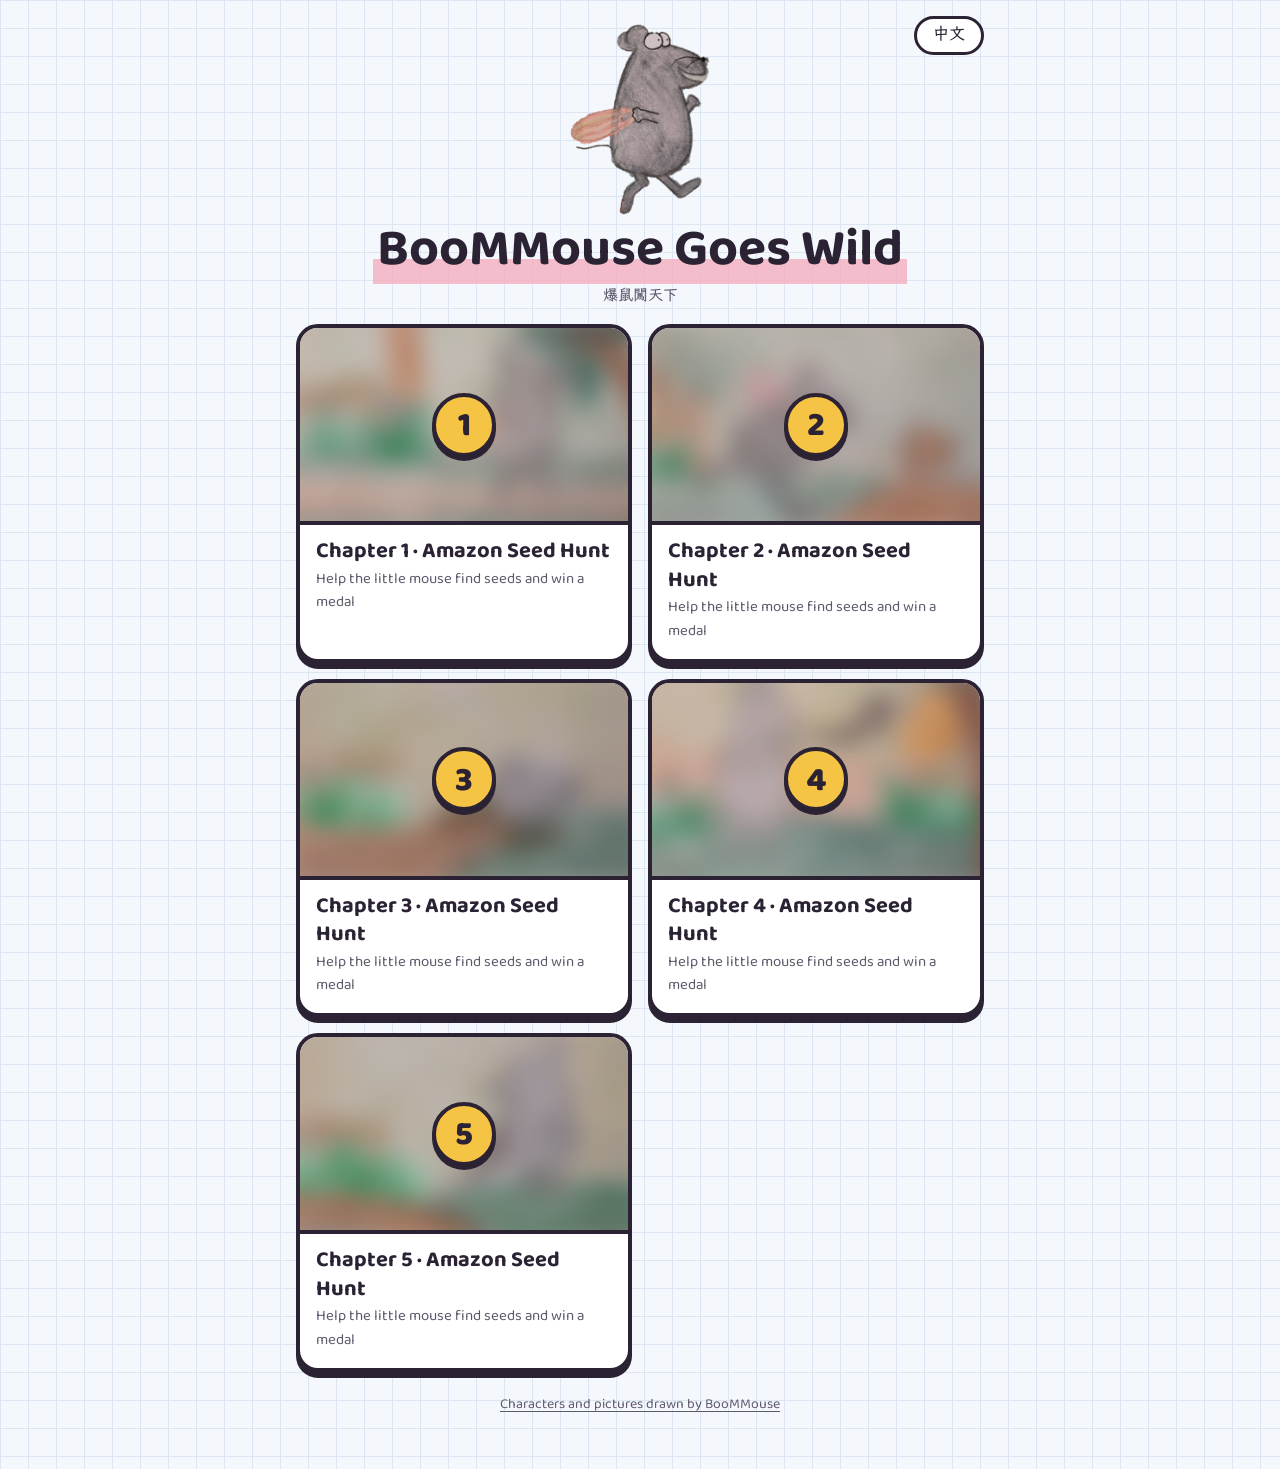
<file: index.html>
<!doctype html>
<html lang="zh-Hant">
<head>
<meta charset="utf-8">
<meta name="viewport" content="width=device-width, initial-scale=1, viewport-fit=cover">
<title>爆鼠闖天下</title>
<link rel="preconnect" href="https://fonts.googleapis.com">
<link rel="preconnect" href="https://fonts.gstatic.com" crossorigin>
<link rel="stylesheet" href="https://fonts.googleapis.com/css2?family=Baloo+2:wght@600;800&family=LXGW+WenKai+TC:wght@400;700&display=swap">
<style>
  /* 首頁：只列出各章節，點進去玩 */
  :root{
    --paper:#F4F8FC; --grid:#DCE6F2; --card:#FFFFFF; --ink:#2B2233; --ink-soft:#5E586B;
    --sheet:#beb8ae; --cheese:#F6C445; --seed:#F4A9BA;
    --f-hand:"LXGW WenKai TC","PingFang TC","Microsoft JhengHei","Noto Sans TC",system-ui,sans-serif;
    --f-num:"Baloo 2","LXGW WenKai TC",ui-rounded,system-ui,sans-serif;
    color-scheme:light;
  }
  :root:lang(en){ --f-hand:"Baloo 2","LXGW WenKai TC",system-ui,sans-serif; }
  *,*::before,*::after{box-sizing:border-box}
  html,body{margin:0;background:var(--paper)}
  body{
    color:var(--ink); font-family:var(--f-hand); font-size:17px; line-height:1.55; min-height:100vh;
    background-image:linear-gradient(var(--grid) 1px,transparent 1px),linear-gradient(90deg,var(--grid) 1px,transparent 1px);
    background-size:28px 28px;
  }
  main{
    max-width:720px; margin:0 auto; display:flex; flex-direction:column; gap:16px; position:relative;
    padding-block:24px 48px;
    padding-left:max(16px, env(safe-area-inset-left,0px)); padding-right:max(16px, env(safe-area-inset-right,0px));
  }
  header{display:flex;flex-direction:column;align-items:center;text-align:center;gap:4px}
  .hero{width:clamp(100px,24vw,140px);height:auto}
  h1{margin:0;font-size:clamp(34px,9vw,52px);line-height:1.2}
  h1 span{
    background:linear-gradient(transparent 62%, color-mix(in srgb,var(--seed) 75%,transparent) 62%, color-mix(in srgb,var(--seed) 75%,transparent) 92%, transparent 92%);
    padding:0 4px;
  }
  .alt{margin:0;font-family:var(--f-num);font-weight:600;font-size:15px;color:var(--ink-soft)}
  .credit{margin:0;font-size:14px;color:var(--ink-soft);text-align:center}
  .credit a{color:inherit;text-decoration:underline;text-underline-offset:3px;display:inline-block;padding:6px 4px}
  .credit a:focus-visible{outline:3px dashed var(--ink);outline-offset:2px}
  .langBtn{
    position:absolute;top:16px;right:max(16px, env(safe-area-inset-right,0px));
    font:inherit;font-weight:700;font-size:16px;padding:4px 16px;border:3px solid var(--ink);border-radius:999px;
    background:var(--card);color:var(--ink);cursor:pointer;
  }
  .langBtn:focus-visible{outline:3px dashed var(--ink);outline-offset:2px}

  .chapters{display:grid;grid-template-columns:repeat(auto-fill,minmax(260px,1fr));gap:16px}
  .ch{
    display:flex;flex-direction:column;background:var(--card);color:var(--ink);text-decoration:none;
    border:4px solid var(--ink);border-radius:22px;box-shadow:0 6px 0 var(--ink);overflow:hidden;
  }
  a.ch:active{transform:translateY(3px);box-shadow:0 3px 0 var(--ink)}
  a.ch:focus-visible{outline:4px dashed var(--ink);outline-offset:4px}
  .thumb{position:relative;aspect-ratio:5/3;background:var(--sheet);border-bottom:4px solid var(--ink);overflow:hidden}
  .thumb img{display:block;width:100%;height:100%;object-fit:cover;filter:blur(10px);transform:scale(1.15);opacity:.8}
  .badge{
    position:absolute;inset:0;margin:auto;width:64px;height:64px;display:grid;place-items:center;
    border-radius:50%;background:var(--cheese);border:4px solid var(--ink);box-shadow:0 4px 0 var(--ink);
    font-family:var(--f-num);font-weight:800;font-size:34px;line-height:1;padding-top:.08em;
  }
  .info{padding:12px 16px 16px;display:flex;flex-direction:column;gap:2px}
  .info b{font-size:22px;line-height:1.3}
  .info small{font-size:15px;color:var(--ink-soft)}
  .ch.soon{opacity:.6;border-style:dashed;box-shadow:none}
  .ch.soon .thumb{background:var(--grid)}
</style>
</head>
<body>
<main>
  <button class="langBtn" id="langBtn" type="button">English</button>
  <header>
    <img class="hero" src="chapter1-amazon/assets/mouse.png?v=00ee7076" alt="">
    <h1><span data-i18n="title">爆鼠闖天下</span></h1>
    <p class="alt" data-i18n="alt">BooMMouse Goes Wild</p>
  </header>

  <!-- 新章節：複製一張卡片，改 href 和文字；還沒做好的用 div.ch.soon -->
  <section class="chapters">
    <a class="ch" href="chapter1-amazon/index.html">
      <div class="thumb"><img src="chapter1-amazon/assets/reveal.png?v=168866e9" alt=""><span class="badge">1</span></div>
      <div class="info"><b data-i18n="ch1">第一章　亞馬遜吃瓜子</b><small data-i18n="chSub">帶小老鼠吃瓜子，四關過完拿勳章</small></div>
    </a>
    <a class="ch" href="chapter2-amazon/index.html">
      <div class="thumb"><img src="chapter2-amazon/assets/reveal.png?v=fc1c5375" alt=""><span class="badge">2</span></div>
      <div class="info"><b data-i18n="ch2">第二章　亞馬遜吃瓜子</b><small data-i18n="chSub">帶小老鼠吃瓜子，四關過完拿勳章</small></div>
    </a>
    <a class="ch" href="chapter3-amazon/index.html">
      <div class="thumb"><img src="chapter3-amazon/assets/reveal.png?v=168d3d4b" alt=""><span class="badge">3</span></div>
      <div class="info"><b data-i18n="ch3">第三章　亞馬遜吃瓜子</b><small data-i18n="chSub">帶小老鼠吃瓜子，四關過完拿勳章</small></div>
    </a>
    <a class="ch" href="chapter4-amazon/index.html">
      <div class="thumb"><img src="chapter4-amazon/assets/reveal.png?v=08d8a5ff" alt=""><span class="badge">4</span></div>
      <div class="info"><b data-i18n="ch4">第四章　亞馬遜吃瓜子</b><small data-i18n="chSub">帶小老鼠吃瓜子，四關過完拿勳章</small></div>
    </a>
    <a class="ch" href="chapter5-amazon/index.html">
      <div class="thumb"><img src="chapter5-amazon/assets/reveal.png?v=6afbbf56" alt=""><span class="badge">5</span></div>
      <div class="info"><b data-i18n="ch5">第五章　亞馬遜吃瓜子</b><small data-i18n="chSub">帶小老鼠吃瓜子，四關過完拿勳章</small></div>
    </a>
  </section>

  <p class="credit"><a href="https://boommouse.com/" target="_blank" rel="noopener" data-i18n="credit">角色和圖都是 BooMMouse 畫的</a></p>
</main>
<script>
(function(){
  // 和各章節共用同一個語言設定（localStorage boommouse-lang）
  const TEXT = {
    zh: { htmlLang:'zh-Hant', docTitle:'爆鼠闖天下', langBtn:'English',
      title:'爆鼠闖天下', alt:'BooMMouse Goes Wild',
      ch1:'第一章　亞馬遜吃瓜子', ch2:'第二章　亞馬遜吃瓜子', ch3:'第三章　亞馬遜吃瓜子',
      ch4:'第四章　亞馬遜吃瓜子', ch5:'第五章　亞馬遜吃瓜子',
      chSub:'帶小老鼠吃瓜子，四關過完拿勳章', soon:'即將推出',
      credit:'角色和圖都是 BooMMouse 畫的' },
    en: { htmlLang:'en', docTitle:'BooMMouse Goes Wild', langBtn:'中文',
      title:'BooMMouse Goes Wild', alt:'爆鼠闖天下',
      ch1:'Chapter 1 · Amazon Seed Hunt', ch2:'Chapter 2 · Amazon Seed Hunt', ch3:'Chapter 3 · Amazon Seed Hunt',
      ch4:'Chapter 4 · Amazon Seed Hunt', ch5:'Chapter 5 · Amazon Seed Hunt',
      chSub:'Help the little mouse find seeds and win a medal', soon:'Coming soon',
      credit:'Characters and pictures drawn by BooMMouse' }
  };
  const store = {
    get(k){ try{ return localStorage.getItem(k); }catch(e){ return null; } },
    set(k,v){ try{ localStorage.setItem(k,v); }catch(e){} }
  };
  let lang = store.get('boommouse-lang') ||  // 還沒選過語言時：裝置是中文就用中文，其他用英文
    (/^zh/i.test((navigator.languages && navigator.languages[0]) || navigator.language || '') ? 'zh' : 'en');
  function apply(){
    const t = TEXT[lang];
    document.documentElement.lang = t.htmlLang; document.title = t.docTitle;
    document.getElementById('langBtn').textContent = t.langBtn;
    document.querySelectorAll('[data-i18n]').forEach(el => el.textContent = t[el.dataset.i18n]);
  }
  document.getElementById('langBtn').addEventListener('click', () => {
    lang = lang === 'zh' ? 'en' : 'zh'; store.set('boommouse-lang', lang); apply();
  });
  apply();
})();
</script>
</body>
</html>
</file>
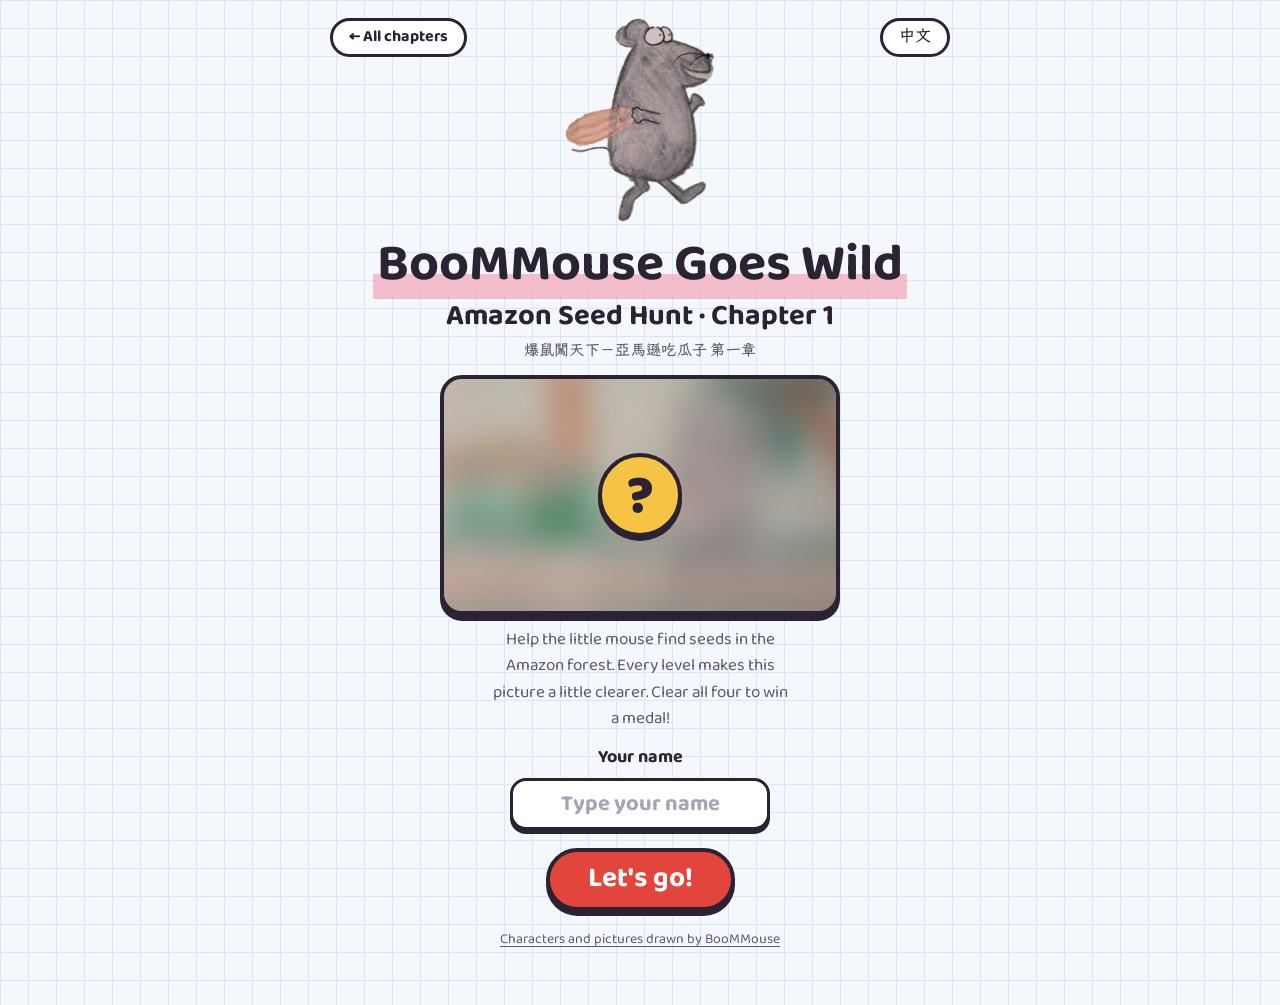
<file: chapter1-amazon/index.html>
<!doctype html>
<html lang="zh-Hant">
<head>
<meta charset="utf-8">
<meta name="viewport" content="width=device-width, initial-scale=1, viewport-fit=cover">
<title>爆鼠闖天下－亞馬遜吃瓜子 第一章</title>
<link rel="preconnect" href="https://fonts.googleapis.com">
<link rel="preconnect" href="https://fonts.gstatic.com" crossorigin>
<link rel="stylesheet" href="https://fonts.googleapis.com/css2?family=Baloo+2:wght@600;800&family=LXGW+WenKai+TC:wght@400;700&display=swap">
<link rel="stylesheet" href="style.css?v=1952f9fe">
</head>
<body>
<div class="app">

  <!-- 開始畫面 -->
  <section class="screen start" id="startScreen">
    <a class="tbtn homeLink" href="../index.html" data-i18n="allChapters">← 所有章節</a>
    <button class="tbtn langBtn" type="button" data-i18n="langBtn">English</button>
    <img class="hero" src="assets/mouse.png?v=00ee7076" alt="">
    <h1><span class="hl" data-i18n="title1">爆鼠闖天下</span><small data-i18n="title2">亞馬遜吃瓜子　第一章</small></h1>
    <p class="alt" data-i18n="titleAlt">BooMMouse Goes Wild – Amazon, Chapter 1</p>
    <div class="teaser" aria-hidden="true">
      <img src="assets/reveal.png?v=168866e9" alt="">
      <b class="q">?</b>
    </div>
    <p class="sub" data-i18n="sub">帶小老鼠去亞馬遜森林吃瓜子。每過一關，這張圖就會變清楚一點，四關都過就能拿到勳章！</p>
    <label class="name">
      <span data-i18n="nameLabel">你的名字</span>
      <input id="nameInput" type="text" maxlength="12" placeholder="寫上名字" data-i18n-ph="namePh" autocomplete="off" enterkeyhint="go">
    </label>
    <button class="go" id="startBtn" type="button" data-i18n="start">出發！</button>
    <p class="credit"><a href="https://boommouse.com/" target="_blank" rel="noopener" data-i18n="credit">角色和圖都是 BooMMouse 畫的</a></p>
  </section>

  <!-- 遊戲區 -->
  <section class="screen play" id="playScreen" hidden>
    <div class="status" aria-live="polite">
      <!-- 遊戲中也看得到：放在最上面，不用捲到下面找 -->
      <a class="tbtn menuLink pill" href="../index.html" data-i18n="allChapters">← 所有章節</a>
      <div class="pill" id="pLevel"><small data-i18n="lvPre">第</small><b id="nLevel">1</b><small data-i18n="lvPost">關</small></div>
      <div class="pill" id="pSeeds"><canvas id="seedIcon" width="68" height="68" aria-hidden="true"></canvas><b id="nSeeds">0</b><small id="nNeed">/ 5</small></div>
      <div class="pill" id="pParade"><img src="assets/mouse.png?v=00ee7076" alt=""><b id="nParade">0</b><small data-i18n="babies">隻小老鼠</small></div>
    </div>

    <div class="board" id="board">
      <img id="bg" src="assets/reveal.gif?v=f1b5f88b" alt="">
      <canvas id="game" width="640" height="384" aria-label="遊戲區" data-i18n-aria="boardAria"></canvas>

      <div class="overlay" id="pauseOv" hidden>
        <div class="ocard">
          <h2 data-i18n="pauseTitle">休息一下</h2>
          <button class="go" id="resumeBtn" type="button" data-i18n="resume">繼續玩</button>
        </div>
      </div>
      <div class="overlay" id="failOv" hidden>
        <div class="ocard">
          <h2 id="failTitle" data-i18n="failTitle">哎呀！撞到自己的隊伍了</h2>
          <p id="failDetail">沒關係，這一關重新來。</p>
          <button class="go" id="retryBtn" type="button" data-i18n="retry">再試一次</button>
        </div>
      </div>
      <div class="overlay" id="clearOv" hidden>
        <div class="ocard">
          <h2 id="clearTitle">第 1 關過關！</h2>
          <p id="clearDetail"></p>
          <button class="go" id="nextBtn" type="button" data-i18n="next">下一關</button>
        </div>
      </div>

      <!-- 破關揭曉：暗色遮罩＋勳章落下 -->
      <div class="medalLayer" id="medalLayer" hidden>
        <div class="dim"></div>
        <div class="medal">
          <svg viewBox="0 0 100 140" aria-hidden="true">
            <path d="M28 2 L46 2 L60 64 L42 64 Z" fill="#3E9A5A" stroke="#2B2233" stroke-width="3.5" stroke-linejoin="round"/>
            <path d="M72 2 L54 2 L40 64 L58 64 Z" fill="#E2453C" stroke="#2B2233" stroke-width="3.5" stroke-linejoin="round"/>
            <circle cx="50" cy="94" r="40" fill="#F6C445" stroke="#2B2233" stroke-width="4"/>
            <circle cx="50" cy="94" r="31" fill="none" stroke="#C98A00" stroke-width="3" stroke-dasharray="5 4"/>
            <path transform="translate(30 74) scale(.8)" d="M25 3 L31.5 17 L47 18.6 L35.4 29 L38.8 44.5 L25 36.6 L11.2 44.5 L14.6 29 L3 18.6 L18.5 17 Z" fill="#FFFFFF" stroke="#2B2233" stroke-width="4" stroke-linejoin="round"/>
          </svg>
        </div>
        <!-- 破關後走進來的小老鼠，戴著名牌 -->
        <div class="buddy"><span class="tag" id="buddyTag">小老鼠</span><img src="assets/mouse.png?v=00ee7076" alt=""></div>
      </div>
    </div>

    <div class="dpad" id="dpad">
      <button class="dbtn d-up" type="button" data-d="up" aria-label="往上" data-i18n-aria="up"><svg viewBox="0 0 30 30"><path d="M5 20 L15 8 L25 20 Z" fill="currentColor" stroke="currentColor" stroke-width="3" stroke-linejoin="round"/></svg></button>
      <button class="dbtn d-left" type="button" data-d="left" aria-label="往左" data-i18n-aria="left"><svg viewBox="0 0 30 30"><path d="M20 5 L8 15 L20 25 Z" fill="currentColor" stroke="currentColor" stroke-width="3" stroke-linejoin="round"/></svg></button>
      <div class="dmid" data-i18n="dmid">滑圖片
也可以</div>
      <button class="dbtn d-right" type="button" data-d="right" aria-label="往右" data-i18n-aria="right"><svg viewBox="0 0 30 30"><path d="M10 5 L22 15 L10 25 Z" fill="currentColor" stroke="currentColor" stroke-width="3" stroke-linejoin="round"/></svg></button>
      <button class="dbtn d-down" type="button" data-d="down" aria-label="往下" data-i18n-aria="down"><svg viewBox="0 0 30 30"><path d="M5 10 L15 22 L25 10 Z" fill="currentColor" stroke="currentColor" stroke-width="3" stroke-linejoin="round"/></svg></button>
    </div>

    <!-- 勳章畫面 -->
    <div class="medalCard" id="medalCard" hidden>
      <h2 id="medalText">小老鼠獲得亞馬遜勳章！</h2>
      <p data-i18n="medalSub">四關全部過關！看，小老鼠在亞馬遜森林裡散步呢。</p>
      <div class="btnRow">
        <button class="go save" id="saveBtn" type="button" data-i18n="save">下載這張圖</button>
        <button class="go" id="againBtn" type="button" data-i18n="again">再玩一次</button>
      </div>
      <!-- 其他章節：有沒有完成由 game.js 的 renderChapters() 填入 -->
      <div class="moreCh">
        <h3 data-i18n="otherChapters">去玩其他章節</h3>
        <div class="chList" id="chList"></div>
      </div>
    </div>

    <div class="controls">
      <button class="tbtn" id="pauseBtn" type="button">暫停</button>
      <button class="tbtn" id="soundBtn" type="button" aria-pressed="true">聲音：開</button>
      <button class="tbtn" id="homeBtn" type="button" data-i18n="home">回開始畫面</button>
      <button class="tbtn langBtn" type="button" data-i18n="langBtn">English</button>
    </div>

    <section class="rules">
      <h2 data-i18n="rulesTitle">怎麼玩</h2>
      <ul>
        <li data-i18n="rule1">在圖上滑動手指，或按下面的方向鍵，帶小老鼠去吃瓜子。</li>
        <li data-i18n="rule2">吃一顆瓜子，後面就多跟一隻小老鼠寶寶。</li>
        <li data-i18n="rule3">從邊邊走出去，會從另一邊回來。</li>
        <li data-i18n="rule4">碰到自己的小老鼠隊伍也沒關係，可以直接穿過去。</li>
        <li data-i18n="rule5">吃滿這一關的瓜子就過關，後面的圖會變清楚一點。四關都過就能看到完整的圖，還有勳章！</li>
      </ul>
      <p class="keys" data-i18n="keys">用電腦玩：方向鍵或 WASD 控制，空白鍵暫停。</p>
    </section>
    <p class="credit playCredit"><a href="https://boommouse.com/" target="_blank" rel="noopener" data-i18n="credit">角色和圖都是 BooMMouse 畫的</a></p>
  </section>

</div>
<script src="i18n.js?v=df3a92ff"></script>
<script src="levels.js?v=20e1e65c"></script>
<script src="assets/versions.js?v=be1f8b92"></script>
<script src="game.js?v=65a80281"></script>
</body>
</html>
</file>
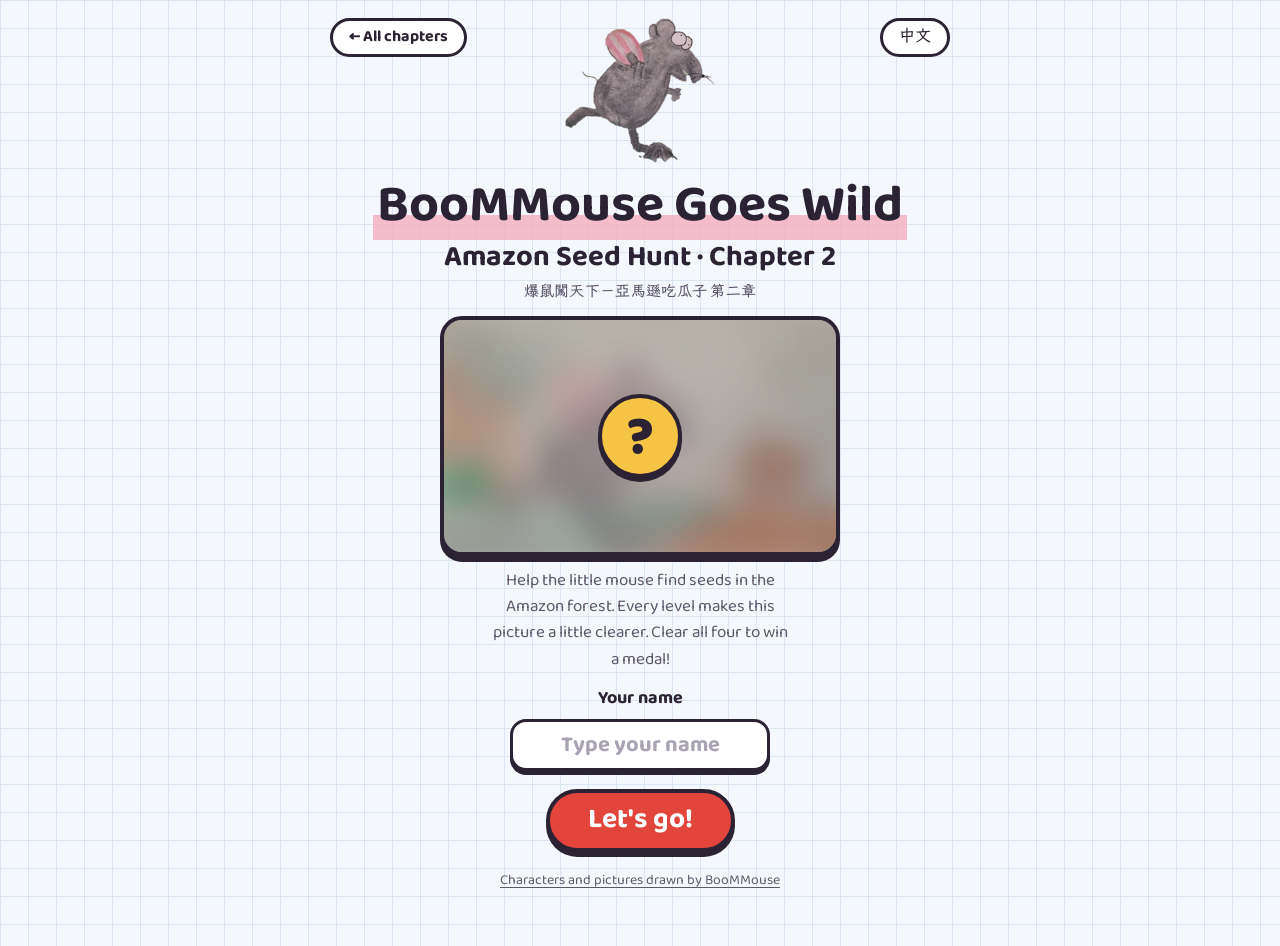
<file: chapter2-amazon/index.html>
<!doctype html>
<html lang="zh-Hant">
<head>
<meta charset="utf-8">
<meta name="viewport" content="width=device-width, initial-scale=1, viewport-fit=cover">
<title>爆鼠闖天下－亞馬遜吃瓜子 第二章</title>
<link rel="preconnect" href="https://fonts.googleapis.com">
<link rel="preconnect" href="https://fonts.gstatic.com" crossorigin>
<link rel="stylesheet" href="https://fonts.googleapis.com/css2?family=Baloo+2:wght@600;800&family=LXGW+WenKai+TC:wght@400;700&display=swap">
<link rel="stylesheet" href="style.css?v=1952f9fe">
</head>
<body>
<div class="app">

  <!-- 開始畫面 -->
  <section class="screen start" id="startScreen">
    <a class="tbtn homeLink" href="../index.html" data-i18n="allChapters">← 所有章節</a>
    <button class="tbtn langBtn" type="button" data-i18n="langBtn">English</button>
    <img class="hero" src="assets/mouse.png?v=a6fb7080" alt="">
    <h1><span class="hl" data-i18n="title1">爆鼠闖天下</span><small data-i18n="title2">亞馬遜吃瓜子　第二章</small></h1>
    <p class="alt" data-i18n="titleAlt">BooMMouse Goes Wild – Amazon, Chapter 2</p>
    <div class="teaser" aria-hidden="true">
      <img src="assets/reveal.png?v=fc1c5375" alt="">
      <b class="q">?</b>
    </div>
    <p class="sub" data-i18n="sub">帶小老鼠去亞馬遜森林吃瓜子。每過一關，這張圖就會變清楚一點，四關都過就能拿到勳章！</p>
    <label class="name">
      <span data-i18n="nameLabel">你的名字</span>
      <input id="nameInput" type="text" maxlength="12" placeholder="寫上名字" data-i18n-ph="namePh" autocomplete="off" enterkeyhint="go">
    </label>
    <button class="go" id="startBtn" type="button" data-i18n="start">出發！</button>
    <p class="credit"><a href="https://boommouse.com/" target="_blank" rel="noopener" data-i18n="credit">角色和圖都是 BooMMouse 畫的</a></p>
  </section>

  <!-- 遊戲區 -->
  <section class="screen play" id="playScreen" hidden>
    <div class="status" aria-live="polite">
      <!-- 遊戲中也看得到：放在最上面，不用捲到下面找 -->
      <a class="tbtn menuLink pill" href="../index.html" data-i18n="allChapters">← 所有章節</a>
      <div class="pill" id="pLevel"><small data-i18n="lvPre">第</small><b id="nLevel">1</b><small data-i18n="lvPost">關</small></div>
      <div class="pill" id="pSeeds"><canvas id="seedIcon" width="68" height="68" aria-hidden="true"></canvas><b id="nSeeds">0</b><small id="nNeed">/ 5</small></div>
      <div class="pill" id="pParade"><img src="assets/mouse.png?v=a6fb7080" alt=""><b id="nParade">0</b><small data-i18n="babies">隻小老鼠</small></div>
    </div>

    <div class="board" id="board">
      <img id="bg" src="assets/reveal.gif?v=ae57c718" alt="">
      <canvas id="game" width="640" height="384" aria-label="遊戲區" data-i18n-aria="boardAria"></canvas>

      <div class="overlay" id="pauseOv" hidden>
        <div class="ocard">
          <h2 data-i18n="pauseTitle">休息一下</h2>
          <button class="go" id="resumeBtn" type="button" data-i18n="resume">繼續玩</button>
        </div>
      </div>
      <div class="overlay" id="failOv" hidden>
        <div class="ocard">
          <h2 id="failTitle" data-i18n="failTitle">哎呀！撞到自己的隊伍了</h2>
          <p id="failDetail">沒關係，這一關重新來。</p>
          <button class="go" id="retryBtn" type="button" data-i18n="retry">再試一次</button>
        </div>
      </div>
      <div class="overlay" id="clearOv" hidden>
        <div class="ocard">
          <h2 id="clearTitle">第 1 關過關！</h2>
          <p id="clearDetail"></p>
          <button class="go" id="nextBtn" type="button" data-i18n="next">下一關</button>
        </div>
      </div>

      <!-- 破關揭曉：暗色遮罩＋勳章落下 -->
      <div class="medalLayer" id="medalLayer" hidden>
        <div class="dim"></div>
        <div class="medal">
          <svg viewBox="0 0 100 140" aria-hidden="true">
            <path d="M28 2 L46 2 L60 64 L42 64 Z" fill="#3E9A5A" stroke="#2B2233" stroke-width="3.5" stroke-linejoin="round"/>
            <path d="M72 2 L54 2 L40 64 L58 64 Z" fill="#E2453C" stroke="#2B2233" stroke-width="3.5" stroke-linejoin="round"/>
            <circle cx="50" cy="94" r="40" fill="#F6C445" stroke="#2B2233" stroke-width="4"/>
            <circle cx="50" cy="94" r="31" fill="none" stroke="#C98A00" stroke-width="3" stroke-dasharray="5 4"/>
            <path transform="translate(30 74) scale(.8)" d="M25 3 L31.5 17 L47 18.6 L35.4 29 L38.8 44.5 L25 36.6 L11.2 44.5 L14.6 29 L3 18.6 L18.5 17 Z" fill="#FFFFFF" stroke="#2B2233" stroke-width="4" stroke-linejoin="round"/>
          </svg>
        </div>
        <!-- 破關後走進來的小老鼠，戴著名牌 -->
        <div class="buddy"><span class="tag" id="buddyTag">小老鼠</span><img src="assets/mouse.png?v=a6fb7080" alt=""></div>
      </div>
    </div>

    <div class="dpad" id="dpad">
      <button class="dbtn d-up" type="button" data-d="up" aria-label="往上" data-i18n-aria="up"><svg viewBox="0 0 30 30"><path d="M5 20 L15 8 L25 20 Z" fill="currentColor" stroke="currentColor" stroke-width="3" stroke-linejoin="round"/></svg></button>
      <button class="dbtn d-left" type="button" data-d="left" aria-label="往左" data-i18n-aria="left"><svg viewBox="0 0 30 30"><path d="M20 5 L8 15 L20 25 Z" fill="currentColor" stroke="currentColor" stroke-width="3" stroke-linejoin="round"/></svg></button>
      <div class="dmid" data-i18n="dmid">滑圖片
也可以</div>
      <button class="dbtn d-right" type="button" data-d="right" aria-label="往右" data-i18n-aria="right"><svg viewBox="0 0 30 30"><path d="M10 5 L22 15 L10 25 Z" fill="currentColor" stroke="currentColor" stroke-width="3" stroke-linejoin="round"/></svg></button>
      <button class="dbtn d-down" type="button" data-d="down" aria-label="往下" data-i18n-aria="down"><svg viewBox="0 0 30 30"><path d="M5 10 L15 22 L25 10 Z" fill="currentColor" stroke="currentColor" stroke-width="3" stroke-linejoin="round"/></svg></button>
    </div>

    <!-- 勳章畫面 -->
    <div class="medalCard" id="medalCard" hidden>
      <h2 id="medalText">小老鼠獲得亞馬遜勳章！</h2>
      <p data-i18n="medalSub">四關全部過關！看，小老鼠在亞馬遜森林裡散步呢。</p>
      <div class="btnRow">
        <button class="go save" id="saveBtn" type="button" data-i18n="save">下載這張圖</button>
        <button class="go" id="againBtn" type="button" data-i18n="again">再玩一次</button>
      </div>
      <!-- 其他章節：有沒有完成由 game.js 的 renderChapters() 填入 -->
      <div class="moreCh">
        <h3 data-i18n="otherChapters">去玩其他章節</h3>
        <div class="chList" id="chList"></div>
      </div>
    </div>

    <div class="controls">
      <button class="tbtn" id="pauseBtn" type="button">暫停</button>
      <button class="tbtn" id="soundBtn" type="button" aria-pressed="true">聲音：開</button>
      <button class="tbtn" id="homeBtn" type="button" data-i18n="home">回開始畫面</button>
      <button class="tbtn langBtn" type="button" data-i18n="langBtn">English</button>
    </div>

    <section class="rules">
      <h2 data-i18n="rulesTitle">怎麼玩</h2>
      <ul>
        <li data-i18n="rule1">在圖上滑動手指，或按下面的方向鍵，帶小老鼠去吃瓜子。</li>
        <li data-i18n="rule2">吃一顆瓜子，後面就多跟一隻小老鼠寶寶。</li>
        <li data-i18n="rule3">從邊邊走出去，會從另一邊回來。</li>
        <li data-i18n="rule4">碰到自己的小老鼠隊伍也沒關係，可以直接穿過去。</li>
        <li data-i18n="rule5">吃滿這一關的瓜子就過關，後面的圖會變清楚一點。四關都過就能看到完整的圖，還有勳章！</li>
      </ul>
      <p class="keys" data-i18n="keys">用電腦玩：方向鍵或 WASD 控制，空白鍵暫停。</p>
    </section>
    <p class="credit playCredit"><a href="https://boommouse.com/" target="_blank" rel="noopener" data-i18n="credit">角色和圖都是 BooMMouse 畫的</a></p>
  </section>

</div>
<script src="i18n.js?v=0b9c659a"></script>
<script src="levels.js?v=4d29b1af"></script>
<script src="assets/versions.js?v=bbfe946a"></script>
<script src="game.js?v=65a80281"></script>
</body>
</html>
</file>
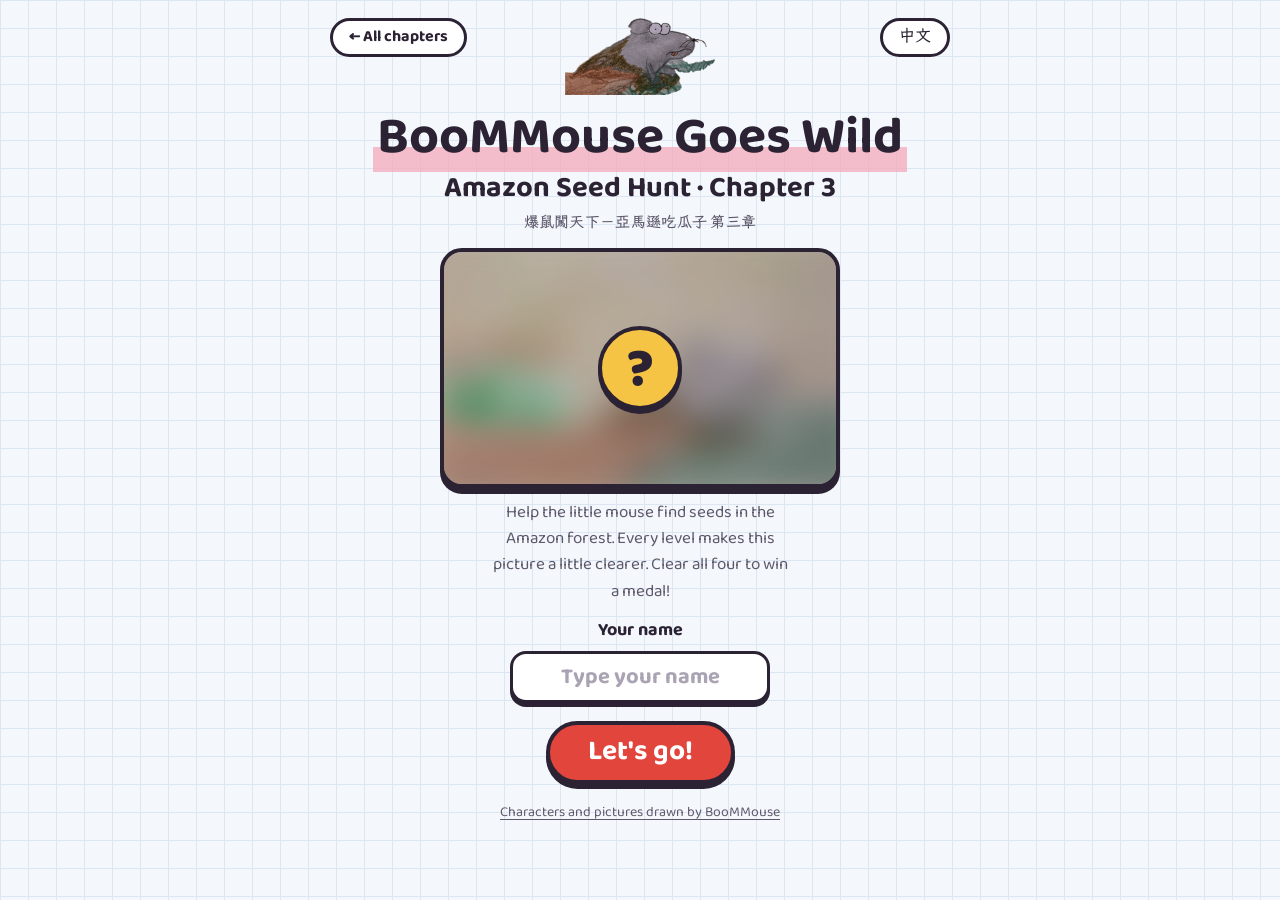
<file: chapter3-amazon/index.html>
<!doctype html>
<html lang="zh-Hant">
<head>
<meta charset="utf-8">
<meta name="viewport" content="width=device-width, initial-scale=1, viewport-fit=cover">
<title>爆鼠闖天下－亞馬遜吃瓜子 第三章</title>
<link rel="preconnect" href="https://fonts.googleapis.com">
<link rel="preconnect" href="https://fonts.gstatic.com" crossorigin>
<link rel="stylesheet" href="https://fonts.googleapis.com/css2?family=Baloo+2:wght@600;800&family=LXGW+WenKai+TC:wght@400;700&display=swap">
<link rel="stylesheet" href="style.css?v=1952f9fe">
</head>
<body>
<div class="app">

  <!-- 開始畫面 -->
  <section class="screen start" id="startScreen">
    <a class="tbtn homeLink" href="../index.html" data-i18n="allChapters">← 所有章節</a>
    <button class="tbtn langBtn" type="button" data-i18n="langBtn">English</button>
    <img class="hero" src="assets/mouse.png?v=97af9699" alt="">
    <h1><span class="hl" data-i18n="title1">爆鼠闖天下</span><small data-i18n="title2">亞馬遜吃瓜子　第三章</small></h1>
    <p class="alt" data-i18n="titleAlt">BooMMouse Goes Wild – Amazon, Chapter 3</p>
    <div class="teaser" aria-hidden="true">
      <img src="assets/reveal.png?v=168d3d4b" alt="">
      <b class="q">?</b>
    </div>
    <p class="sub" data-i18n="sub">帶小老鼠去亞馬遜森林吃瓜子。每過一關，這張圖就會變清楚一點，四關都過就能拿到勳章！</p>
    <label class="name">
      <span data-i18n="nameLabel">你的名字</span>
      <input id="nameInput" type="text" maxlength="12" placeholder="寫上名字" data-i18n-ph="namePh" autocomplete="off" enterkeyhint="go">
    </label>
    <button class="go" id="startBtn" type="button" data-i18n="start">出發！</button>
    <p class="credit"><a href="https://boommouse.com/" target="_blank" rel="noopener" data-i18n="credit">角色和圖都是 BooMMouse 畫的</a></p>
  </section>

  <!-- 遊戲區 -->
  <section class="screen play" id="playScreen" hidden>
    <div class="status" aria-live="polite">
      <!-- 遊戲中也看得到：放在最上面，不用捲到下面找 -->
      <a class="tbtn menuLink pill" href="../index.html" data-i18n="allChapters">← 所有章節</a>
      <div class="pill" id="pLevel"><small data-i18n="lvPre">第</small><b id="nLevel">1</b><small data-i18n="lvPost">關</small></div>
      <div class="pill" id="pSeeds"><canvas id="seedIcon" width="68" height="68" aria-hidden="true"></canvas><b id="nSeeds">0</b><small id="nNeed">/ 5</small></div>
      <div class="pill" id="pParade"><img src="assets/mouse.png?v=97af9699" alt=""><b id="nParade">0</b><small data-i18n="babies">隻小老鼠</small></div>
    </div>

    <div class="board" id="board">
      <img id="bg" src="assets/reveal.gif?v=329f9ef0" alt="">
      <canvas id="game" width="640" height="384" aria-label="遊戲區" data-i18n-aria="boardAria"></canvas>

      <div class="overlay" id="pauseOv" hidden>
        <div class="ocard">
          <h2 data-i18n="pauseTitle">休息一下</h2>
          <button class="go" id="resumeBtn" type="button" data-i18n="resume">繼續玩</button>
        </div>
      </div>
      <div class="overlay" id="failOv" hidden>
        <div class="ocard">
          <h2 id="failTitle" data-i18n="failTitle">哎呀！撞到自己的隊伍了</h2>
          <p id="failDetail">沒關係，這一關重新來。</p>
          <button class="go" id="retryBtn" type="button" data-i18n="retry">再試一次</button>
        </div>
      </div>
      <div class="overlay" id="clearOv" hidden>
        <div class="ocard">
          <h2 id="clearTitle">第 1 關過關！</h2>
          <p id="clearDetail"></p>
          <button class="go" id="nextBtn" type="button" data-i18n="next">下一關</button>
        </div>
      </div>

      <!-- 破關揭曉：暗色遮罩＋勳章落下 -->
      <div class="medalLayer" id="medalLayer" hidden>
        <div class="dim"></div>
        <div class="medal">
          <svg viewBox="0 0 100 140" aria-hidden="true">
            <path d="M28 2 L46 2 L60 64 L42 64 Z" fill="#3E9A5A" stroke="#2B2233" stroke-width="3.5" stroke-linejoin="round"/>
            <path d="M72 2 L54 2 L40 64 L58 64 Z" fill="#E2453C" stroke="#2B2233" stroke-width="3.5" stroke-linejoin="round"/>
            <circle cx="50" cy="94" r="40" fill="#F6C445" stroke="#2B2233" stroke-width="4"/>
            <circle cx="50" cy="94" r="31" fill="none" stroke="#C98A00" stroke-width="3" stroke-dasharray="5 4"/>
            <path transform="translate(30 74) scale(.8)" d="M25 3 L31.5 17 L47 18.6 L35.4 29 L38.8 44.5 L25 36.6 L11.2 44.5 L14.6 29 L3 18.6 L18.5 17 Z" fill="#FFFFFF" stroke="#2B2233" stroke-width="4" stroke-linejoin="round"/>
          </svg>
        </div>
        <!-- 破關後走進來的小老鼠，戴著名牌 -->
        <div class="buddy"><span class="tag" id="buddyTag">小老鼠</span><img src="assets/mouse.png?v=97af9699" alt=""></div>
      </div>
    </div>

    <div class="dpad" id="dpad">
      <button class="dbtn d-up" type="button" data-d="up" aria-label="往上" data-i18n-aria="up"><svg viewBox="0 0 30 30"><path d="M5 20 L15 8 L25 20 Z" fill="currentColor" stroke="currentColor" stroke-width="3" stroke-linejoin="round"/></svg></button>
      <button class="dbtn d-left" type="button" data-d="left" aria-label="往左" data-i18n-aria="left"><svg viewBox="0 0 30 30"><path d="M20 5 L8 15 L20 25 Z" fill="currentColor" stroke="currentColor" stroke-width="3" stroke-linejoin="round"/></svg></button>
      <div class="dmid" data-i18n="dmid">滑圖片
也可以</div>
      <button class="dbtn d-right" type="button" data-d="right" aria-label="往右" data-i18n-aria="right"><svg viewBox="0 0 30 30"><path d="M10 5 L22 15 L10 25 Z" fill="currentColor" stroke="currentColor" stroke-width="3" stroke-linejoin="round"/></svg></button>
      <button class="dbtn d-down" type="button" data-d="down" aria-label="往下" data-i18n-aria="down"><svg viewBox="0 0 30 30"><path d="M5 10 L15 22 L25 10 Z" fill="currentColor" stroke="currentColor" stroke-width="3" stroke-linejoin="round"/></svg></button>
    </div>

    <!-- 勳章畫面 -->
    <div class="medalCard" id="medalCard" hidden>
      <h2 id="medalText">小老鼠獲得亞馬遜勳章！</h2>
      <p data-i18n="medalSub">四關全部過關！看，小老鼠在亞馬遜森林裡散步呢。</p>
      <div class="btnRow">
        <button class="go save" id="saveBtn" type="button" data-i18n="save">下載這張圖</button>
        <button class="go" id="againBtn" type="button" data-i18n="again">再玩一次</button>
      </div>
      <!-- 其他章節：有沒有完成由 game.js 的 renderChapters() 填入 -->
      <div class="moreCh">
        <h3 data-i18n="otherChapters">去玩其他章節</h3>
        <div class="chList" id="chList"></div>
      </div>
    </div>

    <div class="controls">
      <button class="tbtn" id="pauseBtn" type="button">暫停</button>
      <button class="tbtn" id="soundBtn" type="button" aria-pressed="true">聲音：開</button>
      <button class="tbtn" id="homeBtn" type="button" data-i18n="home">回開始畫面</button>
      <button class="tbtn langBtn" type="button" data-i18n="langBtn">English</button>
    </div>

    <section class="rules">
      <h2 data-i18n="rulesTitle">怎麼玩</h2>
      <ul>
        <li data-i18n="rule1">在圖上滑動手指，或按下面的方向鍵，帶小老鼠去吃瓜子。</li>
        <li data-i18n="rule2">吃一顆瓜子，後面就多跟一隻小老鼠寶寶。</li>
        <li data-i18n="rule3">從邊邊走出去，會從另一邊回來。</li>
        <li data-i18n="rule4">碰到自己的小老鼠隊伍也沒關係，可以直接穿過去。</li>
        <li data-i18n="rule5">吃滿這一關的瓜子就過關，後面的圖會變清楚一點。四關都過就能看到完整的圖，還有勳章！</li>
      </ul>
      <p class="keys" data-i18n="keys">用電腦玩：方向鍵或 WASD 控制，空白鍵暫停。</p>
    </section>
    <p class="credit playCredit"><a href="https://boommouse.com/" target="_blank" rel="noopener" data-i18n="credit">角色和圖都是 BooMMouse 畫的</a></p>
  </section>

</div>
<script src="i18n.js?v=a25c27e3"></script>
<script src="levels.js?v=5be32afc"></script>
<script src="assets/versions.js?v=1f6f34a6"></script>
<script src="game.js?v=65a80281"></script>
</body>
</html>
</file>
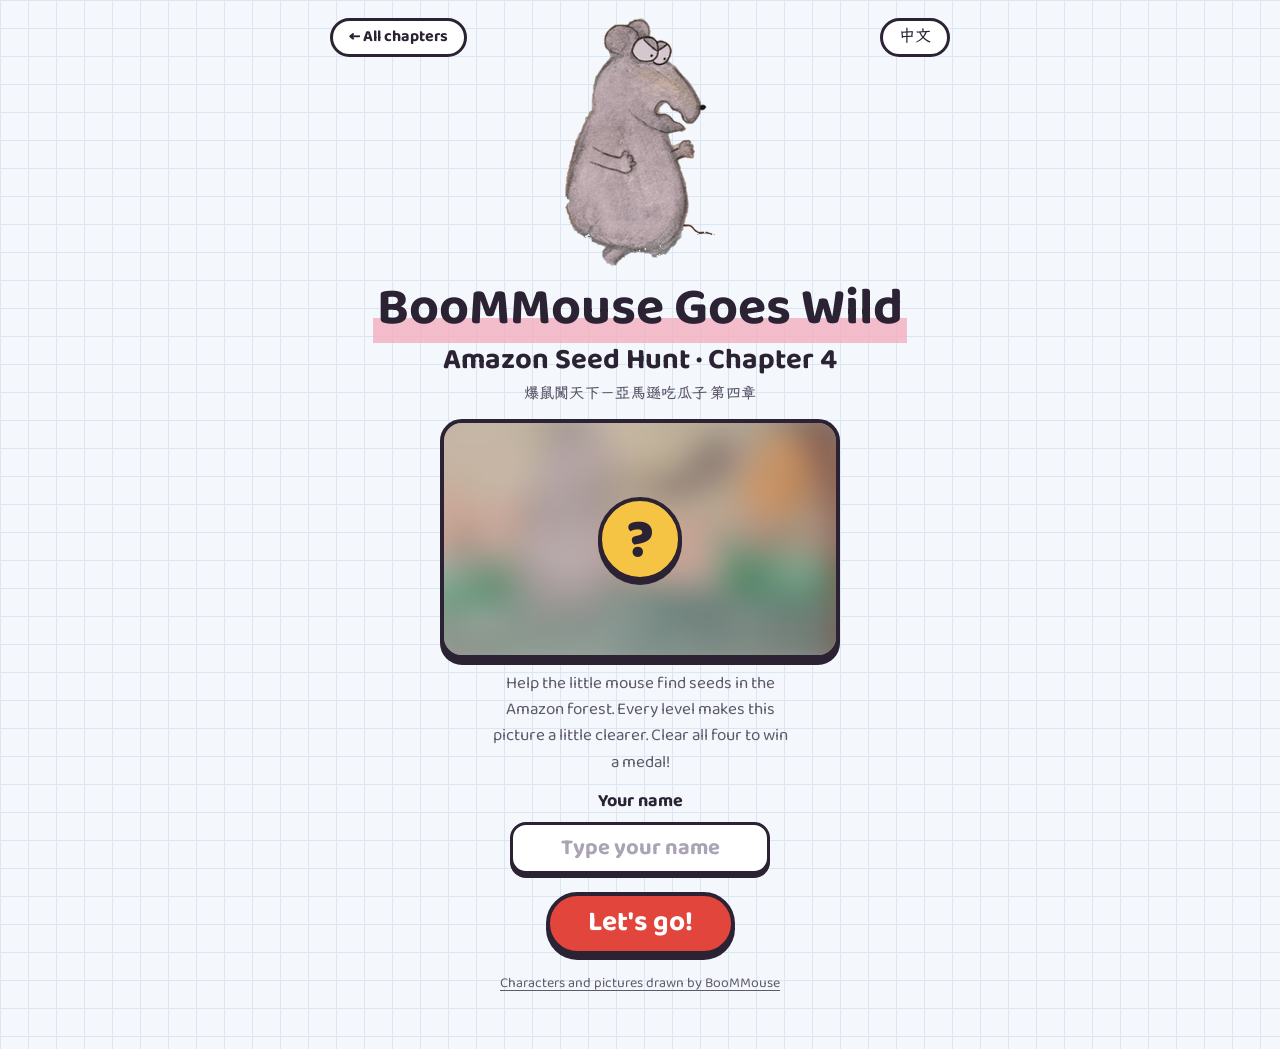
<file: chapter4-amazon/index.html>
<!doctype html>
<html lang="zh-Hant">
<head>
<meta charset="utf-8">
<meta name="viewport" content="width=device-width, initial-scale=1, viewport-fit=cover">
<title>爆鼠闖天下－亞馬遜吃瓜子 第四章</title>
<link rel="preconnect" href="https://fonts.googleapis.com">
<link rel="preconnect" href="https://fonts.gstatic.com" crossorigin>
<link rel="stylesheet" href="https://fonts.googleapis.com/css2?family=Baloo+2:wght@600;800&family=LXGW+WenKai+TC:wght@400;700&display=swap">
<link rel="stylesheet" href="style.css?v=1952f9fe">
</head>
<body>
<div class="app">

  <!-- 開始畫面 -->
  <section class="screen start" id="startScreen">
    <a class="tbtn homeLink" href="../index.html" data-i18n="allChapters">← 所有章節</a>
    <button class="tbtn langBtn" type="button" data-i18n="langBtn">English</button>
    <img class="hero" src="assets/mouse.png?v=bea878e2" alt="">
    <h1><span class="hl" data-i18n="title1">爆鼠闖天下</span><small data-i18n="title2">亞馬遜吃瓜子　第四章</small></h1>
    <p class="alt" data-i18n="titleAlt">BooMMouse Goes Wild – Amazon, Chapter 4</p>
    <div class="teaser" aria-hidden="true">
      <img src="assets/reveal.png?v=08d8a5ff" alt="">
      <b class="q">?</b>
    </div>
    <p class="sub" data-i18n="sub">帶小老鼠去亞馬遜森林吃瓜子。每過一關，這張圖就會變清楚一點，四關都過就能拿到勳章！</p>
    <label class="name">
      <span data-i18n="nameLabel">你的名字</span>
      <input id="nameInput" type="text" maxlength="12" placeholder="寫上名字" data-i18n-ph="namePh" autocomplete="off" enterkeyhint="go">
    </label>
    <button class="go" id="startBtn" type="button" data-i18n="start">出發！</button>
    <p class="credit"><a href="https://boommouse.com/" target="_blank" rel="noopener" data-i18n="credit">角色和圖都是 BooMMouse 畫的</a></p>
  </section>

  <!-- 遊戲區 -->
  <section class="screen play" id="playScreen" hidden>
    <div class="status" aria-live="polite">
      <!-- 遊戲中也看得到：放在最上面，不用捲到下面找 -->
      <a class="tbtn menuLink pill" href="../index.html" data-i18n="allChapters">← 所有章節</a>
      <div class="pill" id="pLevel"><small data-i18n="lvPre">第</small><b id="nLevel">1</b><small data-i18n="lvPost">關</small></div>
      <div class="pill" id="pSeeds"><canvas id="seedIcon" width="68" height="68" aria-hidden="true"></canvas><b id="nSeeds">0</b><small id="nNeed">/ 5</small></div>
      <div class="pill" id="pParade"><img src="assets/mouse.png?v=bea878e2" alt=""><b id="nParade">0</b><small data-i18n="babies">隻小老鼠</small></div>
    </div>

    <div class="board" id="board">
      <img id="bg" src="assets/reveal.gif?v=ebbbb68e" alt="">
      <canvas id="game" width="640" height="384" aria-label="遊戲區" data-i18n-aria="boardAria"></canvas>

      <div class="overlay" id="pauseOv" hidden>
        <div class="ocard">
          <h2 data-i18n="pauseTitle">休息一下</h2>
          <button class="go" id="resumeBtn" type="button" data-i18n="resume">繼續玩</button>
        </div>
      </div>
      <div class="overlay" id="failOv" hidden>
        <div class="ocard">
          <h2 id="failTitle" data-i18n="failTitle">哎呀！撞到自己的隊伍了</h2>
          <p id="failDetail">沒關係，這一關重新來。</p>
          <button class="go" id="retryBtn" type="button" data-i18n="retry">再試一次</button>
        </div>
      </div>
      <div class="overlay" id="clearOv" hidden>
        <div class="ocard">
          <h2 id="clearTitle">第 1 關過關！</h2>
          <p id="clearDetail"></p>
          <button class="go" id="nextBtn" type="button" data-i18n="next">下一關</button>
        </div>
      </div>

      <!-- 破關揭曉：暗色遮罩＋勳章落下 -->
      <div class="medalLayer" id="medalLayer" hidden>
        <div class="dim"></div>
        <div class="medal">
          <svg viewBox="0 0 100 140" aria-hidden="true">
            <path d="M28 2 L46 2 L60 64 L42 64 Z" fill="#3E9A5A" stroke="#2B2233" stroke-width="3.5" stroke-linejoin="round"/>
            <path d="M72 2 L54 2 L40 64 L58 64 Z" fill="#E2453C" stroke="#2B2233" stroke-width="3.5" stroke-linejoin="round"/>
            <circle cx="50" cy="94" r="40" fill="#F6C445" stroke="#2B2233" stroke-width="4"/>
            <circle cx="50" cy="94" r="31" fill="none" stroke="#C98A00" stroke-width="3" stroke-dasharray="5 4"/>
            <path transform="translate(30 74) scale(.8)" d="M25 3 L31.5 17 L47 18.6 L35.4 29 L38.8 44.5 L25 36.6 L11.2 44.5 L14.6 29 L3 18.6 L18.5 17 Z" fill="#FFFFFF" stroke="#2B2233" stroke-width="4" stroke-linejoin="round"/>
          </svg>
        </div>
        <!-- 破關後走進來的小老鼠，戴著名牌 -->
        <div class="buddy"><span class="tag" id="buddyTag">小老鼠</span><img src="assets/mouse.png?v=bea878e2" alt=""></div>
      </div>
    </div>

    <div class="dpad" id="dpad">
      <button class="dbtn d-up" type="button" data-d="up" aria-label="往上" data-i18n-aria="up"><svg viewBox="0 0 30 30"><path d="M5 20 L15 8 L25 20 Z" fill="currentColor" stroke="currentColor" stroke-width="3" stroke-linejoin="round"/></svg></button>
      <button class="dbtn d-left" type="button" data-d="left" aria-label="往左" data-i18n-aria="left"><svg viewBox="0 0 30 30"><path d="M20 5 L8 15 L20 25 Z" fill="currentColor" stroke="currentColor" stroke-width="3" stroke-linejoin="round"/></svg></button>
      <div class="dmid" data-i18n="dmid">滑圖片
也可以</div>
      <button class="dbtn d-right" type="button" data-d="right" aria-label="往右" data-i18n-aria="right"><svg viewBox="0 0 30 30"><path d="M10 5 L22 15 L10 25 Z" fill="currentColor" stroke="currentColor" stroke-width="3" stroke-linejoin="round"/></svg></button>
      <button class="dbtn d-down" type="button" data-d="down" aria-label="往下" data-i18n-aria="down"><svg viewBox="0 0 30 30"><path d="M5 10 L15 22 L25 10 Z" fill="currentColor" stroke="currentColor" stroke-width="3" stroke-linejoin="round"/></svg></button>
    </div>

    <!-- 勳章畫面 -->
    <div class="medalCard" id="medalCard" hidden>
      <h2 id="medalText">小老鼠獲得亞馬遜勳章！</h2>
      <p data-i18n="medalSub">四關全部過關！看，小老鼠在亞馬遜森林裡散步呢。</p>
      <div class="btnRow">
        <button class="go save" id="saveBtn" type="button" data-i18n="save">下載這張圖</button>
        <button class="go" id="againBtn" type="button" data-i18n="again">再玩一次</button>
      </div>
      <!-- 其他章節：有沒有完成由 game.js 的 renderChapters() 填入 -->
      <div class="moreCh">
        <h3 data-i18n="otherChapters">去玩其他章節</h3>
        <div class="chList" id="chList"></div>
      </div>
    </div>

    <div class="controls">
      <button class="tbtn" id="pauseBtn" type="button">暫停</button>
      <button class="tbtn" id="soundBtn" type="button" aria-pressed="true">聲音：開</button>
      <button class="tbtn" id="homeBtn" type="button" data-i18n="home">回開始畫面</button>
      <button class="tbtn langBtn" type="button" data-i18n="langBtn">English</button>
    </div>

    <section class="rules">
      <h2 data-i18n="rulesTitle">怎麼玩</h2>
      <ul>
        <li data-i18n="rule1">在圖上滑動手指，或按下面的方向鍵，帶小老鼠去吃瓜子。</li>
        <li data-i18n="rule2">吃一顆瓜子，後面就多跟一隻小老鼠寶寶。</li>
        <li data-i18n="rule3">從邊邊走出去，會從另一邊回來。</li>
        <li data-i18n="rule4">碰到自己的小老鼠隊伍也沒關係，可以直接穿過去。</li>
        <li data-i18n="rule5">吃滿這一關的瓜子就過關，後面的圖會變清楚一點。四關都過就能看到完整的圖，還有勳章！</li>
      </ul>
      <p class="keys" data-i18n="keys">用電腦玩：方向鍵或 WASD 控制，空白鍵暫停。</p>
    </section>
    <p class="credit playCredit"><a href="https://boommouse.com/" target="_blank" rel="noopener" data-i18n="credit">角色和圖都是 BooMMouse 畫的</a></p>
  </section>

</div>
<script src="i18n.js?v=bdc3cf73"></script>
<script src="levels.js?v=79d87cbb"></script>
<script src="assets/versions.js?v=c0f4f3ff"></script>
<script src="game.js?v=65a80281"></script>
</body>
</html>
</file>
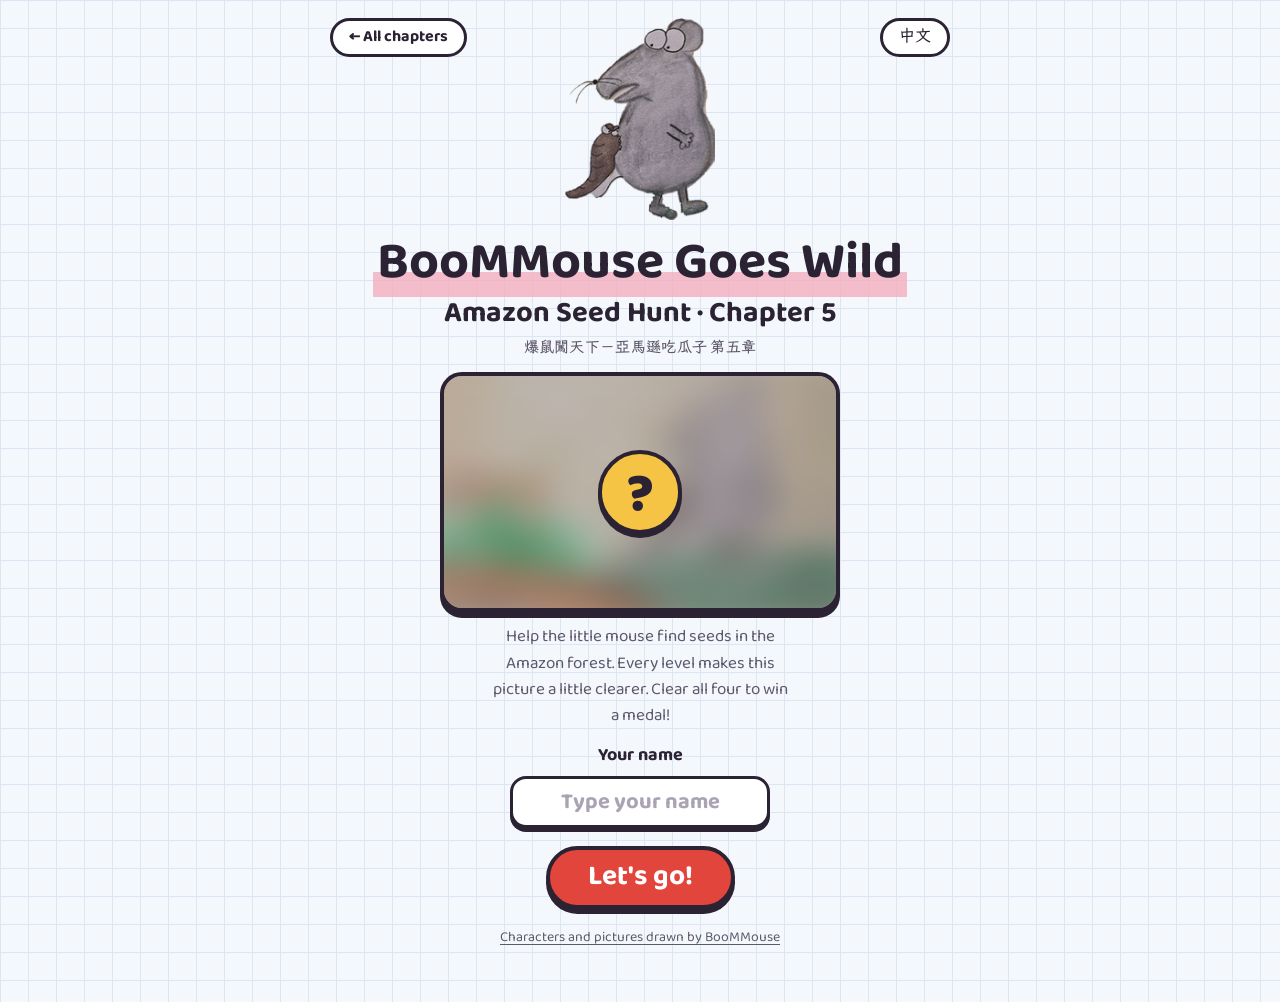
<file: chapter5-amazon/index.html>
<!doctype html>
<html lang="zh-Hant">
<head>
<meta charset="utf-8">
<meta name="viewport" content="width=device-width, initial-scale=1, viewport-fit=cover">
<title>爆鼠闖天下－亞馬遜吃瓜子 第五章</title>
<link rel="preconnect" href="https://fonts.googleapis.com">
<link rel="preconnect" href="https://fonts.gstatic.com" crossorigin>
<link rel="stylesheet" href="https://fonts.googleapis.com/css2?family=Baloo+2:wght@600;800&family=LXGW+WenKai+TC:wght@400;700&display=swap">
<link rel="stylesheet" href="style.css?v=1952f9fe">
</head>
<body>
<div class="app">

  <!-- 開始畫面 -->
  <section class="screen start" id="startScreen">
    <a class="tbtn homeLink" href="../index.html" data-i18n="allChapters">← 所有章節</a>
    <button class="tbtn langBtn" type="button" data-i18n="langBtn">English</button>
    <img class="hero" src="assets/mouse.png?v=3c971e9e" alt="">
    <h1><span class="hl" data-i18n="title1">爆鼠闖天下</span><small data-i18n="title2">亞馬遜吃瓜子　第五章</small></h1>
    <p class="alt" data-i18n="titleAlt">BooMMouse Goes Wild – Amazon, Chapter 5</p>
    <div class="teaser" aria-hidden="true">
      <img src="assets/reveal.png?v=6afbbf56" alt="">
      <b class="q">?</b>
    </div>
    <p class="sub" data-i18n="sub">帶小老鼠去亞馬遜森林吃瓜子。每過一關，這張圖就會變清楚一點，四關都過就能拿到勳章！</p>
    <label class="name">
      <span data-i18n="nameLabel">你的名字</span>
      <input id="nameInput" type="text" maxlength="12" placeholder="寫上名字" data-i18n-ph="namePh" autocomplete="off" enterkeyhint="go">
    </label>
    <button class="go" id="startBtn" type="button" data-i18n="start">出發！</button>
    <p class="credit"><a href="https://boommouse.com/" target="_blank" rel="noopener" data-i18n="credit">角色和圖都是 BooMMouse 畫的</a></p>
  </section>

  <!-- 遊戲區 -->
  <section class="screen play" id="playScreen" hidden>
    <div class="status" aria-live="polite">
      <!-- 遊戲中也看得到：放在最上面，不用捲到下面找 -->
      <a class="tbtn menuLink pill" href="../index.html" data-i18n="allChapters">← 所有章節</a>
      <div class="pill" id="pLevel"><small data-i18n="lvPre">第</small><b id="nLevel">1</b><small data-i18n="lvPost">關</small></div>
      <div class="pill" id="pSeeds"><canvas id="seedIcon" width="68" height="68" aria-hidden="true"></canvas><b id="nSeeds">0</b><small id="nNeed">/ 5</small></div>
      <div class="pill" id="pParade"><img src="assets/mouse.png?v=3c971e9e" alt=""><b id="nParade">0</b><small data-i18n="babies">隻小老鼠</small></div>
    </div>

    <div class="board" id="board">
      <img id="bg" src="assets/reveal.gif?v=487ce04b" alt="">
      <canvas id="game" width="640" height="384" aria-label="遊戲區" data-i18n-aria="boardAria"></canvas>

      <div class="overlay" id="pauseOv" hidden>
        <div class="ocard">
          <h2 data-i18n="pauseTitle">休息一下</h2>
          <button class="go" id="resumeBtn" type="button" data-i18n="resume">繼續玩</button>
        </div>
      </div>
      <div class="overlay" id="failOv" hidden>
        <div class="ocard">
          <h2 id="failTitle" data-i18n="failTitle">哎呀！撞到自己的隊伍了</h2>
          <p id="failDetail">沒關係，這一關重新來。</p>
          <button class="go" id="retryBtn" type="button" data-i18n="retry">再試一次</button>
        </div>
      </div>
      <div class="overlay" id="clearOv" hidden>
        <div class="ocard">
          <h2 id="clearTitle">第 1 關過關！</h2>
          <p id="clearDetail"></p>
          <button class="go" id="nextBtn" type="button" data-i18n="next">下一關</button>
        </div>
      </div>

      <!-- 破關揭曉：暗色遮罩＋勳章落下 -->
      <div class="medalLayer" id="medalLayer" hidden>
        <div class="dim"></div>
        <div class="medal">
          <svg viewBox="0 0 100 140" aria-hidden="true">
            <path d="M28 2 L46 2 L60 64 L42 64 Z" fill="#3E9A5A" stroke="#2B2233" stroke-width="3.5" stroke-linejoin="round"/>
            <path d="M72 2 L54 2 L40 64 L58 64 Z" fill="#E2453C" stroke="#2B2233" stroke-width="3.5" stroke-linejoin="round"/>
            <circle cx="50" cy="94" r="40" fill="#F6C445" stroke="#2B2233" stroke-width="4"/>
            <circle cx="50" cy="94" r="31" fill="none" stroke="#C98A00" stroke-width="3" stroke-dasharray="5 4"/>
            <path transform="translate(30 74) scale(.8)" d="M25 3 L31.5 17 L47 18.6 L35.4 29 L38.8 44.5 L25 36.6 L11.2 44.5 L14.6 29 L3 18.6 L18.5 17 Z" fill="#FFFFFF" stroke="#2B2233" stroke-width="4" stroke-linejoin="round"/>
          </svg>
        </div>
        <!-- 破關後走進來的小老鼠，戴著名牌 -->
        <div class="buddy"><span class="tag" id="buddyTag">小老鼠</span><img src="assets/mouse.png?v=3c971e9e" alt=""></div>
      </div>
    </div>

    <div class="dpad" id="dpad">
      <button class="dbtn d-up" type="button" data-d="up" aria-label="往上" data-i18n-aria="up"><svg viewBox="0 0 30 30"><path d="M5 20 L15 8 L25 20 Z" fill="currentColor" stroke="currentColor" stroke-width="3" stroke-linejoin="round"/></svg></button>
      <button class="dbtn d-left" type="button" data-d="left" aria-label="往左" data-i18n-aria="left"><svg viewBox="0 0 30 30"><path d="M20 5 L8 15 L20 25 Z" fill="currentColor" stroke="currentColor" stroke-width="3" stroke-linejoin="round"/></svg></button>
      <div class="dmid" data-i18n="dmid">滑圖片
也可以</div>
      <button class="dbtn d-right" type="button" data-d="right" aria-label="往右" data-i18n-aria="right"><svg viewBox="0 0 30 30"><path d="M10 5 L22 15 L10 25 Z" fill="currentColor" stroke="currentColor" stroke-width="3" stroke-linejoin="round"/></svg></button>
      <button class="dbtn d-down" type="button" data-d="down" aria-label="往下" data-i18n-aria="down"><svg viewBox="0 0 30 30"><path d="M5 10 L15 22 L25 10 Z" fill="currentColor" stroke="currentColor" stroke-width="3" stroke-linejoin="round"/></svg></button>
    </div>

    <!-- 勳章畫面 -->
    <div class="medalCard" id="medalCard" hidden>
      <h2 id="medalText">小老鼠獲得亞馬遜勳章！</h2>
      <p data-i18n="medalSub">四關全部過關！看，小老鼠在亞馬遜森林裡散步呢。</p>
      <div class="btnRow">
        <button class="go save" id="saveBtn" type="button" data-i18n="save">下載這張圖</button>
        <button class="go" id="againBtn" type="button" data-i18n="again">再玩一次</button>
      </div>
      <!-- 其他章節：有沒有完成由 game.js 的 renderChapters() 填入 -->
      <div class="moreCh">
        <h3 data-i18n="otherChapters">去玩其他章節</h3>
        <div class="chList" id="chList"></div>
      </div>
    </div>

    <div class="controls">
      <button class="tbtn" id="pauseBtn" type="button">暫停</button>
      <button class="tbtn" id="soundBtn" type="button" aria-pressed="true">聲音：開</button>
      <button class="tbtn" id="homeBtn" type="button" data-i18n="home">回開始畫面</button>
      <button class="tbtn langBtn" type="button" data-i18n="langBtn">English</button>
    </div>

    <section class="rules">
      <h2 data-i18n="rulesTitle">怎麼玩</h2>
      <ul>
        <li data-i18n="rule1">在圖上滑動手指，或按下面的方向鍵，帶小老鼠去吃瓜子。</li>
        <li data-i18n="rule2">吃一顆瓜子，後面就多跟一隻小老鼠寶寶。</li>
        <li data-i18n="rule3">從邊邊走出去，會從另一邊回來。</li>
        <li data-i18n="rule4">碰到自己的小老鼠隊伍也沒關係，可以直接穿過去。</li>
        <li data-i18n="rule5">吃滿這一關的瓜子就過關，後面的圖會變清楚一點。四關都過就能看到完整的圖，還有勳章！</li>
      </ul>
      <p class="keys" data-i18n="keys">用電腦玩：方向鍵或 WASD 控制，空白鍵暫停。</p>
    </section>
    <p class="credit playCredit"><a href="https://boommouse.com/" target="_blank" rel="noopener" data-i18n="credit">角色和圖都是 BooMMouse 畫的</a></p>
  </section>

</div>
<script src="i18n.js?v=90bd7547"></script>
<script src="levels.js?v=02095624"></script>
<script src="assets/versions.js?v=207df670"></script>
<script src="game.js?v=65a80281"></script>
</body>
</html>
</file>
<file: chapter1-amazon/style.css>
/* 版面：開始畫面 → 遊戲區（狀態列、20×12 棋盤、方向鍵）→ 破關後勳章卡取代方向鍵 */
:root{
  --paper:#F4F8FC; --grid:#DCE6F2; --card:#FFFFFF;
  --ink:#2B2233; --ink-soft:#5E586B;
  --sheet:#beb8ae; /* 成果圖紙張的顏色，第 1 關素面底色 */
  --red:#E2453C; --cheese:#F6C445; --seed:#F4A9BA; --leaf:#3E9A5A;
  --f-hand:"LXGW WenKai TC","PingFang TC","Microsoft JhengHei","Noto Sans TC",system-ui,sans-serif;
  --f-num:"Baloo 2","LXGW WenKai TC",ui-rounded,system-ui,sans-serif;
  color-scheme:light;
}
/* 英文版：內文改用 Baloo 2 */
:root:lang(en){ --f-hand:"Baloo 2","LXGW WenKai TC",system-ui,sans-serif; }
*,*::before,*::after{box-sizing:border-box}
[hidden]{display:none !important}
html,body{margin:0;background:var(--paper)}
body{
  color:var(--ink); font-family:var(--f-hand); font-size:17px; line-height:1.55;
  background-image:linear-gradient(var(--grid) 1px,transparent 1px),linear-gradient(90deg,var(--grid) 1px,transparent 1px);
  background-size:28px 28px; min-height:100vh;
  padding-top:env(safe-area-inset-top,0px); padding-bottom:env(safe-area-inset-bottom,0px);
}
img{max-width:100%}
.app{
  max-width:1000px; margin:0 auto;
  padding-block:18px 48px;
  padding-left:max(16px, env(safe-area-inset-left,0px));
  padding-right:max(16px, env(safe-area-inset-right,0px));
}
.screen{display:flex;flex-direction:column;gap:14px}

/* ---- 按鈕 ---- */
.go{
  margin-top:6px;font-family:var(--f-hand);font-weight:700;font-size:clamp(22px,6.6vw,28px);
  color:var(--card);background:var(--red);border:4px solid var(--ink);border-radius:999px;
  padding:4px 38px 6px;box-shadow:0 5px 0 var(--ink);cursor:pointer;
}
.go:active{transform:translateY(3px);box-shadow:0 2px 0 var(--ink)}
.go:focus-visible{outline:4px dashed var(--ink);outline-offset:4px}

/* ---- 開始畫面 ---- */
.start{align-items:center;text-align:center;max-width:620px;margin:0 auto;gap:12px;position:relative}
.start .langBtn{position:absolute;top:0;right:0}
.start .homeLink{position:absolute;top:0;left:0;text-decoration:none}
.hero{width:clamp(110px,26vw,150px);height:auto;animation:hop 1.6s ease-in-out infinite}
@keyframes hop{50%{transform:translateY(-8px) rotate(-3deg)}}
h1{margin:0;font-size:clamp(34px,9vw,52px);font-weight:700;line-height:1.2;text-wrap:balance}
h1 small{display:block;font-size:.56em;margin-top:2px}
.hl{
  background:linear-gradient(transparent 62%, color-mix(in srgb,var(--seed) 75%,transparent) 62%, color-mix(in srgb,var(--seed) 75%,transparent) 92%, transparent 92%);
  padding:0 4px;
}
.alt{margin:-6px 0 0;font-family:var(--f-num);font-weight:600;font-size:15px;color:var(--ink-soft);letter-spacing:.02em}
.sub{margin:0;color:var(--ink-soft);max-width:30ch}
.credit{margin:0;font-size:14px;color:var(--ink-soft)}
.credit a{color:inherit;text-decoration:underline;text-underline-offset:3px;display:inline-block;padding:6px 4px}
.credit a:focus-visible{outline:3px dashed var(--ink);outline-offset:2px}
.teaser{
  position:relative;width:min(100%,400px);aspect-ratio:5/3;overflow:hidden;
  border:4px solid var(--ink);border-radius:22px;box-shadow:0 6px 0 var(--ink);background:var(--sheet);
}
.teaser img{display:block;width:100%;height:100%;max-width:none;object-fit:cover;filter:blur(14px);transform:scale(1.15);opacity:.75}
.teaser .q{
  position:absolute;inset:0;margin:auto;width:clamp(64px,18vw,84px);height:clamp(64px,18vw,84px);
  display:grid;place-items:center;border-radius:50%;background:var(--cheese);border:4px solid var(--ink);box-shadow:0 4px 0 var(--ink);
  font-family:var(--f-num);font-weight:800;font-size:clamp(40px,11vw,54px);line-height:1;padding-top:.08em;
}
.name{display:flex;flex-direction:column;align-items:center;gap:6px;font-weight:700;font-size:18px}
.name input{
  font:inherit;font-size:22px;text-align:center;width:min(100%,260px);padding:6px 14px;
  border:3px solid var(--ink);border-radius:16px;background:var(--card);color:var(--ink);box-shadow:0 4px 0 var(--ink);
}
.name input::placeholder{color:#A9A3B3}
.name input:focus-visible{outline:3px dashed var(--ink);outline-offset:3px}

/* ---- 狀態列 ---- */
.status{display:flex;gap:10px;flex-wrap:wrap;justify-content:center}
.pill{
  display:flex;align-items:center;gap:6px;background:var(--card);border:3px solid var(--ink);border-radius:999px;
  padding:0 14px 0 8px;height:48px;box-shadow:0 4px 0 var(--ink);
}
#pLevel{padding-left:14px}
.pill img,.pill canvas{width:34px;height:34px;object-fit:contain;display:block}
.pill b{font-family:var(--f-num);font-weight:800;font-size:26px;line-height:1;font-variant-numeric:tabular-nums;min-width:1.2ch;text-align:right}
.pill small{font-size:15px;color:var(--ink-soft)}
.pill small:empty{display:none}
.pill.bump b{animation:bump .3s ease}
@keyframes bump{40%{transform:scale(1.35);color:var(--red)}}

/* ---- 棋盤：背景圖用 <img>（GIF 才會動），Canvas 透明疊在上面 ---- */
.board{
  position:relative;aspect-ratio:5/3;margin-inline:auto;
  width:100%;
  width:max(min(100%,320px), min(100%, calc((100vh - 300px) * 5 / 3)));
  width:max(min(100%,320px), min(100%, calc((100svh - 300px) * 5 / 3)));
  border:4px solid var(--ink);border-radius:22px;box-shadow:0 6px 0 var(--ink);overflow:hidden;
  background:var(--sheet);touch-action:none;user-select:none;-webkit-user-select:none;
  container-type:inline-size;
}
#bg,#game{position:absolute;inset:0;width:100%;height:100%;display:block;max-width:none}
#bg{object-fit:cover;opacity:0;filter:blur(20px);transform:scale(1.08);transition:filter 1s ease,opacity 1s ease,transform 1s ease}
#game{transition:opacity .8s ease}
.board.reveal #game{opacity:0}

.overlay{
  position:absolute;inset:0;z-index:5;display:grid;place-items:center;
  background:color-mix(in srgb,var(--paper) 40%,transparent);
}
.ocard{
  background:var(--card);border:4px solid var(--ink);border-radius:24px;box-shadow:0 6px 0 var(--ink);
  padding:18px 24px 20px;max-width:86%;display:flex;flex-direction:column;align-items:center;gap:8px;text-align:center;
  animation:pop .35s cubic-bezier(.3,1.6,.5,1) both;
}
.ocard h2{margin:0;font-size:clamp(22px,6.2vw,30px);line-height:1.25;text-wrap:balance}
.ocard p{margin:0;color:var(--ink-soft);font-size:16px;max-width:30ch}
@keyframes pop{from{transform:scale(.7);opacity:0}}
/* 手機直拿時棋盤很矮，卡片要縮小 */
@container (max-width:560px){
  .ocard{padding:10px 16px 12px;gap:4px;border-width:3px}
  .ocard h2{font-size:20px}
  .ocard p{font-size:14px}
  .ocard .go{font-size:20px;padding:2px 26px 4px;margin-top:2px}
}
@container (max-width:400px){ .ocard p{display:none} }

.medalLayer{position:absolute;inset:0;z-index:6;pointer-events:none}
.dim{position:absolute;inset:0;background:rgba(30,20,40,.38);animation:fade .8s ease both}
@keyframes fade{from{opacity:0}}
/* 勳章放在圖的左上角（左邊留 2%、上面留 3%） */
.medal{position:absolute;left:8.5%;top:3%;width:13%;translate:-50% 0;animation:drop 1.1s cubic-bezier(.3,.9,.4,1) .5s both}
.medal svg{display:block;width:100%;height:auto;transform-origin:50% 0;animation:sway 2.6s ease-in-out 1.6s infinite;filter:drop-shadow(0 0 10px rgba(255,236,160,.9))}
@keyframes drop{0%{translate:-50% -180%} 65%{translate:-50% 8%} 82%{translate:-50% -4%} 100%{translate:-50% 0}}
@keyframes sway{50%{transform:rotate(5deg)}}
/* 小老鼠站在大老鼠後面的小路上（640×384 圖上約 (290,300)），從左邊走進來 */
.buddy{position:absolute;left:45.3%;top:78.1%;translate:-50% -50%;animation:walkIn 1.6s ease-out 1.6s both}
.buddy img{display:block;height:9cqw;width:auto;max-width:none;animation:hop .32s ease-in-out 1.6s 5;filter:drop-shadow(0 0 1.5px #fff) drop-shadow(0 0 1.5px #fff)}
.buddy::after{content:"";position:absolute;left:8%;right:8%;bottom:-4%;height:18%;border-radius:50%;background:rgba(255,255,255,.6);z-index:-1}
.buddy .tag{
  position:absolute;left:50%;bottom:100%;translate:-50% -2px;white-space:nowrap;
  background:var(--card);border:2px solid var(--ink);border-radius:999px;padding:0 .6em;
  font-weight:700;font-size:max(11px,2.3cqw);line-height:1.5;
}
@keyframes walkIn{from{left:-8%}}

/* ---- 方向鍵 ---- */
.dpad{display:grid;grid-template-columns:repeat(3,72px);grid-template-rows:repeat(3,60px);gap:6px;justify-content:center;touch-action:none}
.dbtn{
  appearance:none;border:3px solid var(--ink);border-radius:18px;background:var(--card);box-shadow:0 4px 0 var(--ink);
  display:grid;place-items:center;cursor:pointer;padding:0;color:var(--ink);-webkit-tap-highlight-color:transparent;
}
.dbtn svg{width:30px;height:30px}
.dbtn:active,.dbtn.on{transform:translateY(3px);box-shadow:0 1px 0 var(--ink);background:var(--cheese)}
.dbtn:focus-visible{outline:3px dashed var(--ink);outline-offset:2px}
.d-up{grid-area:1/2} .d-left{grid-area:2/1} .d-right{grid-area:2/3} .d-down{grid-area:3/2}
.dmid{white-space:pre-line;grid-area:2/2;display:grid;place-items:center;font-size:13px;color:var(--ink-soft);text-align:center;line-height:1.2}

/* ---- 勳章卡 ---- */
.medalCard{
  width:min(100%,560px);margin-inline:auto;background:var(--card);border:4px solid var(--ink);border-radius:24px;box-shadow:0 6px 0 var(--ink);
  padding:18px 20px 22px;display:flex;flex-direction:column;align-items:center;gap:8px;text-align:center;
  animation:pop .5s cubic-bezier(.3,1.6,.5,1) both;
}
.medalCard h2{margin:0;font-size:clamp(24px,6.4vw,34px);line-height:1.3;text-wrap:balance}
.medalCard h2 .who{color:var(--red)}
.medalCard p{margin:0;color:var(--ink-soft)}
.btnRow{display:flex;flex-wrap:wrap;gap:4px 14px;justify-content:center}
/* 勳章卡下方：其他章節，完成的是黃底打勾，還沒完成的是虛線框 */
.moreCh{width:100%;margin-top:10px;padding-top:12px;border-top:3px dashed var(--grid);display:flex;flex-direction:column;gap:8px}
.moreCh h3{margin:0;font-size:20px}
.chList{display:grid;grid-template-columns:repeat(auto-fill,minmax(112px,1fr));gap:10px}
.chLink{
  display:flex;flex-direction:column;align-items:center;gap:2px;padding:8px 6px 10px;
  background:var(--card);color:var(--ink);text-decoration:none;
  border:3px dashed var(--ink);border-radius:18px;
}
.chLink img{width:auto;height:56px;max-width:100%}
.chLink b{font-size:18px;line-height:1.2}
.chLink small{font-size:14px;color:var(--ink-soft)}
.chLink.done{background:color-mix(in srgb,var(--cheese) 35%,var(--card));border-style:solid;box-shadow:0 4px 0 var(--ink)}
.chLink.done small{color:var(--leaf);font-weight:700}
.chLink:active{transform:translateY(2px)}
.chLink:focus-visible{outline:3px dashed var(--ink);outline-offset:3px}
.go.save{background:var(--cheese);color:var(--ink)}
.go:disabled{opacity:.6;cursor:progress}

/* ---- 其他按鈕、說明 ---- */
.controls{display:flex;flex-wrap:wrap;gap:10px;justify-content:center}
.tbtn{font:inherit;font-weight:700;font-size:16px;padding:4px 16px;border:3px solid var(--ink);border-radius:999px;background:var(--card);color:var(--ink);cursor:pointer}
.tbtn[aria-pressed="false"]{background:var(--grid)}
.tbtn:focus-visible{outline:3px dashed var(--ink);outline-offset:2px}
.tbtn:disabled{opacity:.5;cursor:default}
/* 遊戲區最上面的「← 所有章節」，跟狀態列的膠囊一樣高 */
.status .menuLink{text-decoration:none;padding:0 16px;font-size:17px;color:var(--ink)}
.status .menuLink:active{transform:translateY(3px);box-shadow:0 1px 0 var(--ink)}

.rules{
  width:min(100%,640px);margin-inline:auto;
  background:var(--card);border:3px solid var(--ink);border-radius:20px;padding-block:14px 16px;padding-inline:18px;
  display:flex;flex-direction:column;gap:6px;
}
.rules h2{margin:0;font-size:20px}
.rules ul{margin:0;padding-left:1.2em;display:flex;flex-direction:column;gap:2px}
.keys{margin:0;color:var(--ink-soft);font-size:14px}
.playCredit{text-align:center}
@media (max-width:440px){
  .status{gap:6px}
  .pill{height:42px;padding:0 10px 0 6px}
  #pLevel{padding-left:10px}
  .pill b{font-size:22px}
  .pill img,.pill canvas{width:28px;height:28px}
  #pParade small{display:none}
}
@media (max-width:380px){ .pill small{font-size:13px} .dpad{grid-template-columns:repeat(3,64px);grid-template-rows:repeat(3,54px)} }
</file>
<file: chapter2-amazon/style.css>
/* 版面：開始畫面 → 遊戲區（狀態列、20×12 棋盤、方向鍵）→ 破關後勳章卡取代方向鍵 */
:root{
  --paper:#F4F8FC; --grid:#DCE6F2; --card:#FFFFFF;
  --ink:#2B2233; --ink-soft:#5E586B;
  --sheet:#beb8ae; /* 成果圖紙張的顏色，第 1 關素面底色 */
  --red:#E2453C; --cheese:#F6C445; --seed:#F4A9BA; --leaf:#3E9A5A;
  --f-hand:"LXGW WenKai TC","PingFang TC","Microsoft JhengHei","Noto Sans TC",system-ui,sans-serif;
  --f-num:"Baloo 2","LXGW WenKai TC",ui-rounded,system-ui,sans-serif;
  color-scheme:light;
}
/* 英文版：內文改用 Baloo 2 */
:root:lang(en){ --f-hand:"Baloo 2","LXGW WenKai TC",system-ui,sans-serif; }
*,*::before,*::after{box-sizing:border-box}
[hidden]{display:none !important}
html,body{margin:0;background:var(--paper)}
body{
  color:var(--ink); font-family:var(--f-hand); font-size:17px; line-height:1.55;
  background-image:linear-gradient(var(--grid) 1px,transparent 1px),linear-gradient(90deg,var(--grid) 1px,transparent 1px);
  background-size:28px 28px; min-height:100vh;
  padding-top:env(safe-area-inset-top,0px); padding-bottom:env(safe-area-inset-bottom,0px);
}
img{max-width:100%}
.app{
  max-width:1000px; margin:0 auto;
  padding-block:18px 48px;
  padding-left:max(16px, env(safe-area-inset-left,0px));
  padding-right:max(16px, env(safe-area-inset-right,0px));
}
.screen{display:flex;flex-direction:column;gap:14px}

/* ---- 按鈕 ---- */
.go{
  margin-top:6px;font-family:var(--f-hand);font-weight:700;font-size:clamp(22px,6.6vw,28px);
  color:var(--card);background:var(--red);border:4px solid var(--ink);border-radius:999px;
  padding:4px 38px 6px;box-shadow:0 5px 0 var(--ink);cursor:pointer;
}
.go:active{transform:translateY(3px);box-shadow:0 2px 0 var(--ink)}
.go:focus-visible{outline:4px dashed var(--ink);outline-offset:4px}

/* ---- 開始畫面 ---- */
.start{align-items:center;text-align:center;max-width:620px;margin:0 auto;gap:12px;position:relative}
.start .langBtn{position:absolute;top:0;right:0}
.start .homeLink{position:absolute;top:0;left:0;text-decoration:none}
.hero{width:clamp(110px,26vw,150px);height:auto;animation:hop 1.6s ease-in-out infinite}
@keyframes hop{50%{transform:translateY(-8px) rotate(-3deg)}}
h1{margin:0;font-size:clamp(34px,9vw,52px);font-weight:700;line-height:1.2;text-wrap:balance}
h1 small{display:block;font-size:.56em;margin-top:2px}
.hl{
  background:linear-gradient(transparent 62%, color-mix(in srgb,var(--seed) 75%,transparent) 62%, color-mix(in srgb,var(--seed) 75%,transparent) 92%, transparent 92%);
  padding:0 4px;
}
.alt{margin:-6px 0 0;font-family:var(--f-num);font-weight:600;font-size:15px;color:var(--ink-soft);letter-spacing:.02em}
.sub{margin:0;color:var(--ink-soft);max-width:30ch}
.credit{margin:0;font-size:14px;color:var(--ink-soft)}
.credit a{color:inherit;text-decoration:underline;text-underline-offset:3px;display:inline-block;padding:6px 4px}
.credit a:focus-visible{outline:3px dashed var(--ink);outline-offset:2px}
.teaser{
  position:relative;width:min(100%,400px);aspect-ratio:5/3;overflow:hidden;
  border:4px solid var(--ink);border-radius:22px;box-shadow:0 6px 0 var(--ink);background:var(--sheet);
}
.teaser img{display:block;width:100%;height:100%;max-width:none;object-fit:cover;filter:blur(14px);transform:scale(1.15);opacity:.75}
.teaser .q{
  position:absolute;inset:0;margin:auto;width:clamp(64px,18vw,84px);height:clamp(64px,18vw,84px);
  display:grid;place-items:center;border-radius:50%;background:var(--cheese);border:4px solid var(--ink);box-shadow:0 4px 0 var(--ink);
  font-family:var(--f-num);font-weight:800;font-size:clamp(40px,11vw,54px);line-height:1;padding-top:.08em;
}
.name{display:flex;flex-direction:column;align-items:center;gap:6px;font-weight:700;font-size:18px}
.name input{
  font:inherit;font-size:22px;text-align:center;width:min(100%,260px);padding:6px 14px;
  border:3px solid var(--ink);border-radius:16px;background:var(--card);color:var(--ink);box-shadow:0 4px 0 var(--ink);
}
.name input::placeholder{color:#A9A3B3}
.name input:focus-visible{outline:3px dashed var(--ink);outline-offset:3px}

/* ---- 狀態列 ---- */
.status{display:flex;gap:10px;flex-wrap:wrap;justify-content:center}
.pill{
  display:flex;align-items:center;gap:6px;background:var(--card);border:3px solid var(--ink);border-radius:999px;
  padding:0 14px 0 8px;height:48px;box-shadow:0 4px 0 var(--ink);
}
#pLevel{padding-left:14px}
.pill img,.pill canvas{width:34px;height:34px;object-fit:contain;display:block}
.pill b{font-family:var(--f-num);font-weight:800;font-size:26px;line-height:1;font-variant-numeric:tabular-nums;min-width:1.2ch;text-align:right}
.pill small{font-size:15px;color:var(--ink-soft)}
.pill small:empty{display:none}
.pill.bump b{animation:bump .3s ease}
@keyframes bump{40%{transform:scale(1.35);color:var(--red)}}

/* ---- 棋盤：背景圖用 <img>（GIF 才會動），Canvas 透明疊在上面 ---- */
.board{
  position:relative;aspect-ratio:5/3;margin-inline:auto;
  width:100%;
  width:max(min(100%,320px), min(100%, calc((100vh - 300px) * 5 / 3)));
  width:max(min(100%,320px), min(100%, calc((100svh - 300px) * 5 / 3)));
  border:4px solid var(--ink);border-radius:22px;box-shadow:0 6px 0 var(--ink);overflow:hidden;
  background:var(--sheet);touch-action:none;user-select:none;-webkit-user-select:none;
  container-type:inline-size;
}
#bg,#game{position:absolute;inset:0;width:100%;height:100%;display:block;max-width:none}
#bg{object-fit:cover;opacity:0;filter:blur(20px);transform:scale(1.08);transition:filter 1s ease,opacity 1s ease,transform 1s ease}
#game{transition:opacity .8s ease}
.board.reveal #game{opacity:0}

.overlay{
  position:absolute;inset:0;z-index:5;display:grid;place-items:center;
  background:color-mix(in srgb,var(--paper) 40%,transparent);
}
.ocard{
  background:var(--card);border:4px solid var(--ink);border-radius:24px;box-shadow:0 6px 0 var(--ink);
  padding:18px 24px 20px;max-width:86%;display:flex;flex-direction:column;align-items:center;gap:8px;text-align:center;
  animation:pop .35s cubic-bezier(.3,1.6,.5,1) both;
}
.ocard h2{margin:0;font-size:clamp(22px,6.2vw,30px);line-height:1.25;text-wrap:balance}
.ocard p{margin:0;color:var(--ink-soft);font-size:16px;max-width:30ch}
@keyframes pop{from{transform:scale(.7);opacity:0}}
/* 手機直拿時棋盤很矮，卡片要縮小 */
@container (max-width:560px){
  .ocard{padding:10px 16px 12px;gap:4px;border-width:3px}
  .ocard h2{font-size:20px}
  .ocard p{font-size:14px}
  .ocard .go{font-size:20px;padding:2px 26px 4px;margin-top:2px}
}
@container (max-width:400px){ .ocard p{display:none} }

.medalLayer{position:absolute;inset:0;z-index:6;pointer-events:none}
.dim{position:absolute;inset:0;background:rgba(30,20,40,.38);animation:fade .8s ease both}
@keyframes fade{from{opacity:0}}
/* 勳章放在圖的左上角（左邊留 2%、上面留 3%） */
.medal{position:absolute;left:8.5%;top:3%;width:13%;translate:-50% 0;animation:drop 1.1s cubic-bezier(.3,.9,.4,1) .5s both}
.medal svg{display:block;width:100%;height:auto;transform-origin:50% 0;animation:sway 2.6s ease-in-out 1.6s infinite;filter:drop-shadow(0 0 10px rgba(255,236,160,.9))}
@keyframes drop{0%{translate:-50% -180%} 65%{translate:-50% 8%} 82%{translate:-50% -4%} 100%{translate:-50% 0}}
@keyframes sway{50%{transform:rotate(5deg)}}
/* 小老鼠站在大老鼠後面的小路上（640×384 圖上約 (290,300)），從左邊走進來 */
.buddy{position:absolute;left:45.3%;top:78.1%;translate:-50% -50%;animation:walkIn 1.6s ease-out 1.6s both}
.buddy img{display:block;height:9cqw;width:auto;max-width:none;animation:hop .32s ease-in-out 1.6s 5;filter:drop-shadow(0 0 1.5px #fff) drop-shadow(0 0 1.5px #fff)}
.buddy::after{content:"";position:absolute;left:8%;right:8%;bottom:-4%;height:18%;border-radius:50%;background:rgba(255,255,255,.6);z-index:-1}
.buddy .tag{
  position:absolute;left:50%;bottom:100%;translate:-50% -2px;white-space:nowrap;
  background:var(--card);border:2px solid var(--ink);border-radius:999px;padding:0 .6em;
  font-weight:700;font-size:max(11px,2.3cqw);line-height:1.5;
}
@keyframes walkIn{from{left:-8%}}

/* ---- 方向鍵 ---- */
.dpad{display:grid;grid-template-columns:repeat(3,72px);grid-template-rows:repeat(3,60px);gap:6px;justify-content:center;touch-action:none}
.dbtn{
  appearance:none;border:3px solid var(--ink);border-radius:18px;background:var(--card);box-shadow:0 4px 0 var(--ink);
  display:grid;place-items:center;cursor:pointer;padding:0;color:var(--ink);-webkit-tap-highlight-color:transparent;
}
.dbtn svg{width:30px;height:30px}
.dbtn:active,.dbtn.on{transform:translateY(3px);box-shadow:0 1px 0 var(--ink);background:var(--cheese)}
.dbtn:focus-visible{outline:3px dashed var(--ink);outline-offset:2px}
.d-up{grid-area:1/2} .d-left{grid-area:2/1} .d-right{grid-area:2/3} .d-down{grid-area:3/2}
.dmid{white-space:pre-line;grid-area:2/2;display:grid;place-items:center;font-size:13px;color:var(--ink-soft);text-align:center;line-height:1.2}

/* ---- 勳章卡 ---- */
.medalCard{
  width:min(100%,560px);margin-inline:auto;background:var(--card);border:4px solid var(--ink);border-radius:24px;box-shadow:0 6px 0 var(--ink);
  padding:18px 20px 22px;display:flex;flex-direction:column;align-items:center;gap:8px;text-align:center;
  animation:pop .5s cubic-bezier(.3,1.6,.5,1) both;
}
.medalCard h2{margin:0;font-size:clamp(24px,6.4vw,34px);line-height:1.3;text-wrap:balance}
.medalCard h2 .who{color:var(--red)}
.medalCard p{margin:0;color:var(--ink-soft)}
.btnRow{display:flex;flex-wrap:wrap;gap:4px 14px;justify-content:center}
/* 勳章卡下方：其他章節，完成的是黃底打勾，還沒完成的是虛線框 */
.moreCh{width:100%;margin-top:10px;padding-top:12px;border-top:3px dashed var(--grid);display:flex;flex-direction:column;gap:8px}
.moreCh h3{margin:0;font-size:20px}
.chList{display:grid;grid-template-columns:repeat(auto-fill,minmax(112px,1fr));gap:10px}
.chLink{
  display:flex;flex-direction:column;align-items:center;gap:2px;padding:8px 6px 10px;
  background:var(--card);color:var(--ink);text-decoration:none;
  border:3px dashed var(--ink);border-radius:18px;
}
.chLink img{width:auto;height:56px;max-width:100%}
.chLink b{font-size:18px;line-height:1.2}
.chLink small{font-size:14px;color:var(--ink-soft)}
.chLink.done{background:color-mix(in srgb,var(--cheese) 35%,var(--card));border-style:solid;box-shadow:0 4px 0 var(--ink)}
.chLink.done small{color:var(--leaf);font-weight:700}
.chLink:active{transform:translateY(2px)}
.chLink:focus-visible{outline:3px dashed var(--ink);outline-offset:3px}
.go.save{background:var(--cheese);color:var(--ink)}
.go:disabled{opacity:.6;cursor:progress}

/* ---- 其他按鈕、說明 ---- */
.controls{display:flex;flex-wrap:wrap;gap:10px;justify-content:center}
.tbtn{font:inherit;font-weight:700;font-size:16px;padding:4px 16px;border:3px solid var(--ink);border-radius:999px;background:var(--card);color:var(--ink);cursor:pointer}
.tbtn[aria-pressed="false"]{background:var(--grid)}
.tbtn:focus-visible{outline:3px dashed var(--ink);outline-offset:2px}
.tbtn:disabled{opacity:.5;cursor:default}
/* 遊戲區最上面的「← 所有章節」，跟狀態列的膠囊一樣高 */
.status .menuLink{text-decoration:none;padding:0 16px;font-size:17px;color:var(--ink)}
.status .menuLink:active{transform:translateY(3px);box-shadow:0 1px 0 var(--ink)}

.rules{
  width:min(100%,640px);margin-inline:auto;
  background:var(--card);border:3px solid var(--ink);border-radius:20px;padding-block:14px 16px;padding-inline:18px;
  display:flex;flex-direction:column;gap:6px;
}
.rules h2{margin:0;font-size:20px}
.rules ul{margin:0;padding-left:1.2em;display:flex;flex-direction:column;gap:2px}
.keys{margin:0;color:var(--ink-soft);font-size:14px}
.playCredit{text-align:center}
@media (max-width:440px){
  .status{gap:6px}
  .pill{height:42px;padding:0 10px 0 6px}
  #pLevel{padding-left:10px}
  .pill b{font-size:22px}
  .pill img,.pill canvas{width:28px;height:28px}
  #pParade small{display:none}
}
@media (max-width:380px){ .pill small{font-size:13px} .dpad{grid-template-columns:repeat(3,64px);grid-template-rows:repeat(3,54px)} }
</file>
<file: chapter3-amazon/style.css>
/* 版面：開始畫面 → 遊戲區（狀態列、20×12 棋盤、方向鍵）→ 破關後勳章卡取代方向鍵 */
:root{
  --paper:#F4F8FC; --grid:#DCE6F2; --card:#FFFFFF;
  --ink:#2B2233; --ink-soft:#5E586B;
  --sheet:#beb8ae; /* 成果圖紙張的顏色，第 1 關素面底色 */
  --red:#E2453C; --cheese:#F6C445; --seed:#F4A9BA; --leaf:#3E9A5A;
  --f-hand:"LXGW WenKai TC","PingFang TC","Microsoft JhengHei","Noto Sans TC",system-ui,sans-serif;
  --f-num:"Baloo 2","LXGW WenKai TC",ui-rounded,system-ui,sans-serif;
  color-scheme:light;
}
/* 英文版：內文改用 Baloo 2 */
:root:lang(en){ --f-hand:"Baloo 2","LXGW WenKai TC",system-ui,sans-serif; }
*,*::before,*::after{box-sizing:border-box}
[hidden]{display:none !important}
html,body{margin:0;background:var(--paper)}
body{
  color:var(--ink); font-family:var(--f-hand); font-size:17px; line-height:1.55;
  background-image:linear-gradient(var(--grid) 1px,transparent 1px),linear-gradient(90deg,var(--grid) 1px,transparent 1px);
  background-size:28px 28px; min-height:100vh;
  padding-top:env(safe-area-inset-top,0px); padding-bottom:env(safe-area-inset-bottom,0px);
}
img{max-width:100%}
.app{
  max-width:1000px; margin:0 auto;
  padding-block:18px 48px;
  padding-left:max(16px, env(safe-area-inset-left,0px));
  padding-right:max(16px, env(safe-area-inset-right,0px));
}
.screen{display:flex;flex-direction:column;gap:14px}

/* ---- 按鈕 ---- */
.go{
  margin-top:6px;font-family:var(--f-hand);font-weight:700;font-size:clamp(22px,6.6vw,28px);
  color:var(--card);background:var(--red);border:4px solid var(--ink);border-radius:999px;
  padding:4px 38px 6px;box-shadow:0 5px 0 var(--ink);cursor:pointer;
}
.go:active{transform:translateY(3px);box-shadow:0 2px 0 var(--ink)}
.go:focus-visible{outline:4px dashed var(--ink);outline-offset:4px}

/* ---- 開始畫面 ---- */
.start{align-items:center;text-align:center;max-width:620px;margin:0 auto;gap:12px;position:relative}
.start .langBtn{position:absolute;top:0;right:0}
.start .homeLink{position:absolute;top:0;left:0;text-decoration:none}
.hero{width:clamp(110px,26vw,150px);height:auto;animation:hop 1.6s ease-in-out infinite}
@keyframes hop{50%{transform:translateY(-8px) rotate(-3deg)}}
h1{margin:0;font-size:clamp(34px,9vw,52px);font-weight:700;line-height:1.2;text-wrap:balance}
h1 small{display:block;font-size:.56em;margin-top:2px}
.hl{
  background:linear-gradient(transparent 62%, color-mix(in srgb,var(--seed) 75%,transparent) 62%, color-mix(in srgb,var(--seed) 75%,transparent) 92%, transparent 92%);
  padding:0 4px;
}
.alt{margin:-6px 0 0;font-family:var(--f-num);font-weight:600;font-size:15px;color:var(--ink-soft);letter-spacing:.02em}
.sub{margin:0;color:var(--ink-soft);max-width:30ch}
.credit{margin:0;font-size:14px;color:var(--ink-soft)}
.credit a{color:inherit;text-decoration:underline;text-underline-offset:3px;display:inline-block;padding:6px 4px}
.credit a:focus-visible{outline:3px dashed var(--ink);outline-offset:2px}
.teaser{
  position:relative;width:min(100%,400px);aspect-ratio:5/3;overflow:hidden;
  border:4px solid var(--ink);border-radius:22px;box-shadow:0 6px 0 var(--ink);background:var(--sheet);
}
.teaser img{display:block;width:100%;height:100%;max-width:none;object-fit:cover;filter:blur(14px);transform:scale(1.15);opacity:.75}
.teaser .q{
  position:absolute;inset:0;margin:auto;width:clamp(64px,18vw,84px);height:clamp(64px,18vw,84px);
  display:grid;place-items:center;border-radius:50%;background:var(--cheese);border:4px solid var(--ink);box-shadow:0 4px 0 var(--ink);
  font-family:var(--f-num);font-weight:800;font-size:clamp(40px,11vw,54px);line-height:1;padding-top:.08em;
}
.name{display:flex;flex-direction:column;align-items:center;gap:6px;font-weight:700;font-size:18px}
.name input{
  font:inherit;font-size:22px;text-align:center;width:min(100%,260px);padding:6px 14px;
  border:3px solid var(--ink);border-radius:16px;background:var(--card);color:var(--ink);box-shadow:0 4px 0 var(--ink);
}
.name input::placeholder{color:#A9A3B3}
.name input:focus-visible{outline:3px dashed var(--ink);outline-offset:3px}

/* ---- 狀態列 ---- */
.status{display:flex;gap:10px;flex-wrap:wrap;justify-content:center}
.pill{
  display:flex;align-items:center;gap:6px;background:var(--card);border:3px solid var(--ink);border-radius:999px;
  padding:0 14px 0 8px;height:48px;box-shadow:0 4px 0 var(--ink);
}
#pLevel{padding-left:14px}
.pill img,.pill canvas{width:34px;height:34px;object-fit:contain;display:block}
.pill b{font-family:var(--f-num);font-weight:800;font-size:26px;line-height:1;font-variant-numeric:tabular-nums;min-width:1.2ch;text-align:right}
.pill small{font-size:15px;color:var(--ink-soft)}
.pill small:empty{display:none}
.pill.bump b{animation:bump .3s ease}
@keyframes bump{40%{transform:scale(1.35);color:var(--red)}}

/* ---- 棋盤：背景圖用 <img>（GIF 才會動），Canvas 透明疊在上面 ---- */
.board{
  position:relative;aspect-ratio:5/3;margin-inline:auto;
  width:100%;
  width:max(min(100%,320px), min(100%, calc((100vh - 300px) * 5 / 3)));
  width:max(min(100%,320px), min(100%, calc((100svh - 300px) * 5 / 3)));
  border:4px solid var(--ink);border-radius:22px;box-shadow:0 6px 0 var(--ink);overflow:hidden;
  background:var(--sheet);touch-action:none;user-select:none;-webkit-user-select:none;
  container-type:inline-size;
}
#bg,#game{position:absolute;inset:0;width:100%;height:100%;display:block;max-width:none}
#bg{object-fit:cover;opacity:0;filter:blur(20px);transform:scale(1.08);transition:filter 1s ease,opacity 1s ease,transform 1s ease}
#game{transition:opacity .8s ease}
.board.reveal #game{opacity:0}

.overlay{
  position:absolute;inset:0;z-index:5;display:grid;place-items:center;
  background:color-mix(in srgb,var(--paper) 40%,transparent);
}
.ocard{
  background:var(--card);border:4px solid var(--ink);border-radius:24px;box-shadow:0 6px 0 var(--ink);
  padding:18px 24px 20px;max-width:86%;display:flex;flex-direction:column;align-items:center;gap:8px;text-align:center;
  animation:pop .35s cubic-bezier(.3,1.6,.5,1) both;
}
.ocard h2{margin:0;font-size:clamp(22px,6.2vw,30px);line-height:1.25;text-wrap:balance}
.ocard p{margin:0;color:var(--ink-soft);font-size:16px;max-width:30ch}
@keyframes pop{from{transform:scale(.7);opacity:0}}
/* 手機直拿時棋盤很矮，卡片要縮小 */
@container (max-width:560px){
  .ocard{padding:10px 16px 12px;gap:4px;border-width:3px}
  .ocard h2{font-size:20px}
  .ocard p{font-size:14px}
  .ocard .go{font-size:20px;padding:2px 26px 4px;margin-top:2px}
}
@container (max-width:400px){ .ocard p{display:none} }

.medalLayer{position:absolute;inset:0;z-index:6;pointer-events:none}
.dim{position:absolute;inset:0;background:rgba(30,20,40,.38);animation:fade .8s ease both}
@keyframes fade{from{opacity:0}}
/* 勳章放在圖的左上角（左邊留 2%、上面留 3%） */
.medal{position:absolute;left:8.5%;top:3%;width:13%;translate:-50% 0;animation:drop 1.1s cubic-bezier(.3,.9,.4,1) .5s both}
.medal svg{display:block;width:100%;height:auto;transform-origin:50% 0;animation:sway 2.6s ease-in-out 1.6s infinite;filter:drop-shadow(0 0 10px rgba(255,236,160,.9))}
@keyframes drop{0%{translate:-50% -180%} 65%{translate:-50% 8%} 82%{translate:-50% -4%} 100%{translate:-50% 0}}
@keyframes sway{50%{transform:rotate(5deg)}}
/* 小老鼠站在大老鼠後面的小路上（640×384 圖上約 (290,300)），從左邊走進來 */
.buddy{position:absolute;left:45.3%;top:78.1%;translate:-50% -50%;animation:walkIn 1.6s ease-out 1.6s both}
.buddy img{display:block;height:9cqw;width:auto;max-width:none;animation:hop .32s ease-in-out 1.6s 5;filter:drop-shadow(0 0 1.5px #fff) drop-shadow(0 0 1.5px #fff)}
.buddy::after{content:"";position:absolute;left:8%;right:8%;bottom:-4%;height:18%;border-radius:50%;background:rgba(255,255,255,.6);z-index:-1}
.buddy .tag{
  position:absolute;left:50%;bottom:100%;translate:-50% -2px;white-space:nowrap;
  background:var(--card);border:2px solid var(--ink);border-radius:999px;padding:0 .6em;
  font-weight:700;font-size:max(11px,2.3cqw);line-height:1.5;
}
@keyframes walkIn{from{left:-8%}}

/* ---- 方向鍵 ---- */
.dpad{display:grid;grid-template-columns:repeat(3,72px);grid-template-rows:repeat(3,60px);gap:6px;justify-content:center;touch-action:none}
.dbtn{
  appearance:none;border:3px solid var(--ink);border-radius:18px;background:var(--card);box-shadow:0 4px 0 var(--ink);
  display:grid;place-items:center;cursor:pointer;padding:0;color:var(--ink);-webkit-tap-highlight-color:transparent;
}
.dbtn svg{width:30px;height:30px}
.dbtn:active,.dbtn.on{transform:translateY(3px);box-shadow:0 1px 0 var(--ink);background:var(--cheese)}
.dbtn:focus-visible{outline:3px dashed var(--ink);outline-offset:2px}
.d-up{grid-area:1/2} .d-left{grid-area:2/1} .d-right{grid-area:2/3} .d-down{grid-area:3/2}
.dmid{white-space:pre-line;grid-area:2/2;display:grid;place-items:center;font-size:13px;color:var(--ink-soft);text-align:center;line-height:1.2}

/* ---- 勳章卡 ---- */
.medalCard{
  width:min(100%,560px);margin-inline:auto;background:var(--card);border:4px solid var(--ink);border-radius:24px;box-shadow:0 6px 0 var(--ink);
  padding:18px 20px 22px;display:flex;flex-direction:column;align-items:center;gap:8px;text-align:center;
  animation:pop .5s cubic-bezier(.3,1.6,.5,1) both;
}
.medalCard h2{margin:0;font-size:clamp(24px,6.4vw,34px);line-height:1.3;text-wrap:balance}
.medalCard h2 .who{color:var(--red)}
.medalCard p{margin:0;color:var(--ink-soft)}
.btnRow{display:flex;flex-wrap:wrap;gap:4px 14px;justify-content:center}
/* 勳章卡下方：其他章節，完成的是黃底打勾，還沒完成的是虛線框 */
.moreCh{width:100%;margin-top:10px;padding-top:12px;border-top:3px dashed var(--grid);display:flex;flex-direction:column;gap:8px}
.moreCh h3{margin:0;font-size:20px}
.chList{display:grid;grid-template-columns:repeat(auto-fill,minmax(112px,1fr));gap:10px}
.chLink{
  display:flex;flex-direction:column;align-items:center;gap:2px;padding:8px 6px 10px;
  background:var(--card);color:var(--ink);text-decoration:none;
  border:3px dashed var(--ink);border-radius:18px;
}
.chLink img{width:auto;height:56px;max-width:100%}
.chLink b{font-size:18px;line-height:1.2}
.chLink small{font-size:14px;color:var(--ink-soft)}
.chLink.done{background:color-mix(in srgb,var(--cheese) 35%,var(--card));border-style:solid;box-shadow:0 4px 0 var(--ink)}
.chLink.done small{color:var(--leaf);font-weight:700}
.chLink:active{transform:translateY(2px)}
.chLink:focus-visible{outline:3px dashed var(--ink);outline-offset:3px}
.go.save{background:var(--cheese);color:var(--ink)}
.go:disabled{opacity:.6;cursor:progress}

/* ---- 其他按鈕、說明 ---- */
.controls{display:flex;flex-wrap:wrap;gap:10px;justify-content:center}
.tbtn{font:inherit;font-weight:700;font-size:16px;padding:4px 16px;border:3px solid var(--ink);border-radius:999px;background:var(--card);color:var(--ink);cursor:pointer}
.tbtn[aria-pressed="false"]{background:var(--grid)}
.tbtn:focus-visible{outline:3px dashed var(--ink);outline-offset:2px}
.tbtn:disabled{opacity:.5;cursor:default}
/* 遊戲區最上面的「← 所有章節」，跟狀態列的膠囊一樣高 */
.status .menuLink{text-decoration:none;padding:0 16px;font-size:17px;color:var(--ink)}
.status .menuLink:active{transform:translateY(3px);box-shadow:0 1px 0 var(--ink)}

.rules{
  width:min(100%,640px);margin-inline:auto;
  background:var(--card);border:3px solid var(--ink);border-radius:20px;padding-block:14px 16px;padding-inline:18px;
  display:flex;flex-direction:column;gap:6px;
}
.rules h2{margin:0;font-size:20px}
.rules ul{margin:0;padding-left:1.2em;display:flex;flex-direction:column;gap:2px}
.keys{margin:0;color:var(--ink-soft);font-size:14px}
.playCredit{text-align:center}
@media (max-width:440px){
  .status{gap:6px}
  .pill{height:42px;padding:0 10px 0 6px}
  #pLevel{padding-left:10px}
  .pill b{font-size:22px}
  .pill img,.pill canvas{width:28px;height:28px}
  #pParade small{display:none}
}
@media (max-width:380px){ .pill small{font-size:13px} .dpad{grid-template-columns:repeat(3,64px);grid-template-rows:repeat(3,54px)} }
</file>
<file: chapter4-amazon/style.css>
/* 版面：開始畫面 → 遊戲區（狀態列、20×12 棋盤、方向鍵）→ 破關後勳章卡取代方向鍵 */
:root{
  --paper:#F4F8FC; --grid:#DCE6F2; --card:#FFFFFF;
  --ink:#2B2233; --ink-soft:#5E586B;
  --sheet:#beb8ae; /* 成果圖紙張的顏色，第 1 關素面底色 */
  --red:#E2453C; --cheese:#F6C445; --seed:#F4A9BA; --leaf:#3E9A5A;
  --f-hand:"LXGW WenKai TC","PingFang TC","Microsoft JhengHei","Noto Sans TC",system-ui,sans-serif;
  --f-num:"Baloo 2","LXGW WenKai TC",ui-rounded,system-ui,sans-serif;
  color-scheme:light;
}
/* 英文版：內文改用 Baloo 2 */
:root:lang(en){ --f-hand:"Baloo 2","LXGW WenKai TC",system-ui,sans-serif; }
*,*::before,*::after{box-sizing:border-box}
[hidden]{display:none !important}
html,body{margin:0;background:var(--paper)}
body{
  color:var(--ink); font-family:var(--f-hand); font-size:17px; line-height:1.55;
  background-image:linear-gradient(var(--grid) 1px,transparent 1px),linear-gradient(90deg,var(--grid) 1px,transparent 1px);
  background-size:28px 28px; min-height:100vh;
  padding-top:env(safe-area-inset-top,0px); padding-bottom:env(safe-area-inset-bottom,0px);
}
img{max-width:100%}
.app{
  max-width:1000px; margin:0 auto;
  padding-block:18px 48px;
  padding-left:max(16px, env(safe-area-inset-left,0px));
  padding-right:max(16px, env(safe-area-inset-right,0px));
}
.screen{display:flex;flex-direction:column;gap:14px}

/* ---- 按鈕 ---- */
.go{
  margin-top:6px;font-family:var(--f-hand);font-weight:700;font-size:clamp(22px,6.6vw,28px);
  color:var(--card);background:var(--red);border:4px solid var(--ink);border-radius:999px;
  padding:4px 38px 6px;box-shadow:0 5px 0 var(--ink);cursor:pointer;
}
.go:active{transform:translateY(3px);box-shadow:0 2px 0 var(--ink)}
.go:focus-visible{outline:4px dashed var(--ink);outline-offset:4px}

/* ---- 開始畫面 ---- */
.start{align-items:center;text-align:center;max-width:620px;margin:0 auto;gap:12px;position:relative}
.start .langBtn{position:absolute;top:0;right:0}
.start .homeLink{position:absolute;top:0;left:0;text-decoration:none}
.hero{width:clamp(110px,26vw,150px);height:auto;animation:hop 1.6s ease-in-out infinite}
@keyframes hop{50%{transform:translateY(-8px) rotate(-3deg)}}
h1{margin:0;font-size:clamp(34px,9vw,52px);font-weight:700;line-height:1.2;text-wrap:balance}
h1 small{display:block;font-size:.56em;margin-top:2px}
.hl{
  background:linear-gradient(transparent 62%, color-mix(in srgb,var(--seed) 75%,transparent) 62%, color-mix(in srgb,var(--seed) 75%,transparent) 92%, transparent 92%);
  padding:0 4px;
}
.alt{margin:-6px 0 0;font-family:var(--f-num);font-weight:600;font-size:15px;color:var(--ink-soft);letter-spacing:.02em}
.sub{margin:0;color:var(--ink-soft);max-width:30ch}
.credit{margin:0;font-size:14px;color:var(--ink-soft)}
.credit a{color:inherit;text-decoration:underline;text-underline-offset:3px;display:inline-block;padding:6px 4px}
.credit a:focus-visible{outline:3px dashed var(--ink);outline-offset:2px}
.teaser{
  position:relative;width:min(100%,400px);aspect-ratio:5/3;overflow:hidden;
  border:4px solid var(--ink);border-radius:22px;box-shadow:0 6px 0 var(--ink);background:var(--sheet);
}
.teaser img{display:block;width:100%;height:100%;max-width:none;object-fit:cover;filter:blur(14px);transform:scale(1.15);opacity:.75}
.teaser .q{
  position:absolute;inset:0;margin:auto;width:clamp(64px,18vw,84px);height:clamp(64px,18vw,84px);
  display:grid;place-items:center;border-radius:50%;background:var(--cheese);border:4px solid var(--ink);box-shadow:0 4px 0 var(--ink);
  font-family:var(--f-num);font-weight:800;font-size:clamp(40px,11vw,54px);line-height:1;padding-top:.08em;
}
.name{display:flex;flex-direction:column;align-items:center;gap:6px;font-weight:700;font-size:18px}
.name input{
  font:inherit;font-size:22px;text-align:center;width:min(100%,260px);padding:6px 14px;
  border:3px solid var(--ink);border-radius:16px;background:var(--card);color:var(--ink);box-shadow:0 4px 0 var(--ink);
}
.name input::placeholder{color:#A9A3B3}
.name input:focus-visible{outline:3px dashed var(--ink);outline-offset:3px}

/* ---- 狀態列 ---- */
.status{display:flex;gap:10px;flex-wrap:wrap;justify-content:center}
.pill{
  display:flex;align-items:center;gap:6px;background:var(--card);border:3px solid var(--ink);border-radius:999px;
  padding:0 14px 0 8px;height:48px;box-shadow:0 4px 0 var(--ink);
}
#pLevel{padding-left:14px}
.pill img,.pill canvas{width:34px;height:34px;object-fit:contain;display:block}
.pill b{font-family:var(--f-num);font-weight:800;font-size:26px;line-height:1;font-variant-numeric:tabular-nums;min-width:1.2ch;text-align:right}
.pill small{font-size:15px;color:var(--ink-soft)}
.pill small:empty{display:none}
.pill.bump b{animation:bump .3s ease}
@keyframes bump{40%{transform:scale(1.35);color:var(--red)}}

/* ---- 棋盤：背景圖用 <img>（GIF 才會動），Canvas 透明疊在上面 ---- */
.board{
  position:relative;aspect-ratio:5/3;margin-inline:auto;
  width:100%;
  width:max(min(100%,320px), min(100%, calc((100vh - 300px) * 5 / 3)));
  width:max(min(100%,320px), min(100%, calc((100svh - 300px) * 5 / 3)));
  border:4px solid var(--ink);border-radius:22px;box-shadow:0 6px 0 var(--ink);overflow:hidden;
  background:var(--sheet);touch-action:none;user-select:none;-webkit-user-select:none;
  container-type:inline-size;
}
#bg,#game{position:absolute;inset:0;width:100%;height:100%;display:block;max-width:none}
#bg{object-fit:cover;opacity:0;filter:blur(20px);transform:scale(1.08);transition:filter 1s ease,opacity 1s ease,transform 1s ease}
#game{transition:opacity .8s ease}
.board.reveal #game{opacity:0}

.overlay{
  position:absolute;inset:0;z-index:5;display:grid;place-items:center;
  background:color-mix(in srgb,var(--paper) 40%,transparent);
}
.ocard{
  background:var(--card);border:4px solid var(--ink);border-radius:24px;box-shadow:0 6px 0 var(--ink);
  padding:18px 24px 20px;max-width:86%;display:flex;flex-direction:column;align-items:center;gap:8px;text-align:center;
  animation:pop .35s cubic-bezier(.3,1.6,.5,1) both;
}
.ocard h2{margin:0;font-size:clamp(22px,6.2vw,30px);line-height:1.25;text-wrap:balance}
.ocard p{margin:0;color:var(--ink-soft);font-size:16px;max-width:30ch}
@keyframes pop{from{transform:scale(.7);opacity:0}}
/* 手機直拿時棋盤很矮，卡片要縮小 */
@container (max-width:560px){
  .ocard{padding:10px 16px 12px;gap:4px;border-width:3px}
  .ocard h2{font-size:20px}
  .ocard p{font-size:14px}
  .ocard .go{font-size:20px;padding:2px 26px 4px;margin-top:2px}
}
@container (max-width:400px){ .ocard p{display:none} }

.medalLayer{position:absolute;inset:0;z-index:6;pointer-events:none}
.dim{position:absolute;inset:0;background:rgba(30,20,40,.38);animation:fade .8s ease both}
@keyframes fade{from{opacity:0}}
/* 勳章放在圖的左上角（左邊留 2%、上面留 3%） */
.medal{position:absolute;left:8.5%;top:3%;width:13%;translate:-50% 0;animation:drop 1.1s cubic-bezier(.3,.9,.4,1) .5s both}
.medal svg{display:block;width:100%;height:auto;transform-origin:50% 0;animation:sway 2.6s ease-in-out 1.6s infinite;filter:drop-shadow(0 0 10px rgba(255,236,160,.9))}
@keyframes drop{0%{translate:-50% -180%} 65%{translate:-50% 8%} 82%{translate:-50% -4%} 100%{translate:-50% 0}}
@keyframes sway{50%{transform:rotate(5deg)}}
/* 小老鼠站在大老鼠後面的小路上（640×384 圖上約 (290,300)），從左邊走進來 */
.buddy{position:absolute;left:45.3%;top:78.1%;translate:-50% -50%;animation:walkIn 1.6s ease-out 1.6s both}
.buddy img{display:block;height:9cqw;width:auto;max-width:none;animation:hop .32s ease-in-out 1.6s 5;filter:drop-shadow(0 0 1.5px #fff) drop-shadow(0 0 1.5px #fff)}
.buddy::after{content:"";position:absolute;left:8%;right:8%;bottom:-4%;height:18%;border-radius:50%;background:rgba(255,255,255,.6);z-index:-1}
.buddy .tag{
  position:absolute;left:50%;bottom:100%;translate:-50% -2px;white-space:nowrap;
  background:var(--card);border:2px solid var(--ink);border-radius:999px;padding:0 .6em;
  font-weight:700;font-size:max(11px,2.3cqw);line-height:1.5;
}
@keyframes walkIn{from{left:-8%}}

/* ---- 方向鍵 ---- */
.dpad{display:grid;grid-template-columns:repeat(3,72px);grid-template-rows:repeat(3,60px);gap:6px;justify-content:center;touch-action:none}
.dbtn{
  appearance:none;border:3px solid var(--ink);border-radius:18px;background:var(--card);box-shadow:0 4px 0 var(--ink);
  display:grid;place-items:center;cursor:pointer;padding:0;color:var(--ink);-webkit-tap-highlight-color:transparent;
}
.dbtn svg{width:30px;height:30px}
.dbtn:active,.dbtn.on{transform:translateY(3px);box-shadow:0 1px 0 var(--ink);background:var(--cheese)}
.dbtn:focus-visible{outline:3px dashed var(--ink);outline-offset:2px}
.d-up{grid-area:1/2} .d-left{grid-area:2/1} .d-right{grid-area:2/3} .d-down{grid-area:3/2}
.dmid{white-space:pre-line;grid-area:2/2;display:grid;place-items:center;font-size:13px;color:var(--ink-soft);text-align:center;line-height:1.2}

/* ---- 勳章卡 ---- */
.medalCard{
  width:min(100%,560px);margin-inline:auto;background:var(--card);border:4px solid var(--ink);border-radius:24px;box-shadow:0 6px 0 var(--ink);
  padding:18px 20px 22px;display:flex;flex-direction:column;align-items:center;gap:8px;text-align:center;
  animation:pop .5s cubic-bezier(.3,1.6,.5,1) both;
}
.medalCard h2{margin:0;font-size:clamp(24px,6.4vw,34px);line-height:1.3;text-wrap:balance}
.medalCard h2 .who{color:var(--red)}
.medalCard p{margin:0;color:var(--ink-soft)}
.btnRow{display:flex;flex-wrap:wrap;gap:4px 14px;justify-content:center}
/* 勳章卡下方：其他章節，完成的是黃底打勾，還沒完成的是虛線框 */
.moreCh{width:100%;margin-top:10px;padding-top:12px;border-top:3px dashed var(--grid);display:flex;flex-direction:column;gap:8px}
.moreCh h3{margin:0;font-size:20px}
.chList{display:grid;grid-template-columns:repeat(auto-fill,minmax(112px,1fr));gap:10px}
.chLink{
  display:flex;flex-direction:column;align-items:center;gap:2px;padding:8px 6px 10px;
  background:var(--card);color:var(--ink);text-decoration:none;
  border:3px dashed var(--ink);border-radius:18px;
}
.chLink img{width:auto;height:56px;max-width:100%}
.chLink b{font-size:18px;line-height:1.2}
.chLink small{font-size:14px;color:var(--ink-soft)}
.chLink.done{background:color-mix(in srgb,var(--cheese) 35%,var(--card));border-style:solid;box-shadow:0 4px 0 var(--ink)}
.chLink.done small{color:var(--leaf);font-weight:700}
.chLink:active{transform:translateY(2px)}
.chLink:focus-visible{outline:3px dashed var(--ink);outline-offset:3px}
.go.save{background:var(--cheese);color:var(--ink)}
.go:disabled{opacity:.6;cursor:progress}

/* ---- 其他按鈕、說明 ---- */
.controls{display:flex;flex-wrap:wrap;gap:10px;justify-content:center}
.tbtn{font:inherit;font-weight:700;font-size:16px;padding:4px 16px;border:3px solid var(--ink);border-radius:999px;background:var(--card);color:var(--ink);cursor:pointer}
.tbtn[aria-pressed="false"]{background:var(--grid)}
.tbtn:focus-visible{outline:3px dashed var(--ink);outline-offset:2px}
.tbtn:disabled{opacity:.5;cursor:default}
/* 遊戲區最上面的「← 所有章節」，跟狀態列的膠囊一樣高 */
.status .menuLink{text-decoration:none;padding:0 16px;font-size:17px;color:var(--ink)}
.status .menuLink:active{transform:translateY(3px);box-shadow:0 1px 0 var(--ink)}

.rules{
  width:min(100%,640px);margin-inline:auto;
  background:var(--card);border:3px solid var(--ink);border-radius:20px;padding-block:14px 16px;padding-inline:18px;
  display:flex;flex-direction:column;gap:6px;
}
.rules h2{margin:0;font-size:20px}
.rules ul{margin:0;padding-left:1.2em;display:flex;flex-direction:column;gap:2px}
.keys{margin:0;color:var(--ink-soft);font-size:14px}
.playCredit{text-align:center}
@media (max-width:440px){
  .status{gap:6px}
  .pill{height:42px;padding:0 10px 0 6px}
  #pLevel{padding-left:10px}
  .pill b{font-size:22px}
  .pill img,.pill canvas{width:28px;height:28px}
  #pParade small{display:none}
}
@media (max-width:380px){ .pill small{font-size:13px} .dpad{grid-template-columns:repeat(3,64px);grid-template-rows:repeat(3,54px)} }
</file>
<file: chapter5-amazon/style.css>
/* 版面：開始畫面 → 遊戲區（狀態列、20×12 棋盤、方向鍵）→ 破關後勳章卡取代方向鍵 */
:root{
  --paper:#F4F8FC; --grid:#DCE6F2; --card:#FFFFFF;
  --ink:#2B2233; --ink-soft:#5E586B;
  --sheet:#beb8ae; /* 成果圖紙張的顏色，第 1 關素面底色 */
  --red:#E2453C; --cheese:#F6C445; --seed:#F4A9BA; --leaf:#3E9A5A;
  --f-hand:"LXGW WenKai TC","PingFang TC","Microsoft JhengHei","Noto Sans TC",system-ui,sans-serif;
  --f-num:"Baloo 2","LXGW WenKai TC",ui-rounded,system-ui,sans-serif;
  color-scheme:light;
}
/* 英文版：內文改用 Baloo 2 */
:root:lang(en){ --f-hand:"Baloo 2","LXGW WenKai TC",system-ui,sans-serif; }
*,*::before,*::after{box-sizing:border-box}
[hidden]{display:none !important}
html,body{margin:0;background:var(--paper)}
body{
  color:var(--ink); font-family:var(--f-hand); font-size:17px; line-height:1.55;
  background-image:linear-gradient(var(--grid) 1px,transparent 1px),linear-gradient(90deg,var(--grid) 1px,transparent 1px);
  background-size:28px 28px; min-height:100vh;
  padding-top:env(safe-area-inset-top,0px); padding-bottom:env(safe-area-inset-bottom,0px);
}
img{max-width:100%}
.app{
  max-width:1000px; margin:0 auto;
  padding-block:18px 48px;
  padding-left:max(16px, env(safe-area-inset-left,0px));
  padding-right:max(16px, env(safe-area-inset-right,0px));
}
.screen{display:flex;flex-direction:column;gap:14px}

/* ---- 按鈕 ---- */
.go{
  margin-top:6px;font-family:var(--f-hand);font-weight:700;font-size:clamp(22px,6.6vw,28px);
  color:var(--card);background:var(--red);border:4px solid var(--ink);border-radius:999px;
  padding:4px 38px 6px;box-shadow:0 5px 0 var(--ink);cursor:pointer;
}
.go:active{transform:translateY(3px);box-shadow:0 2px 0 var(--ink)}
.go:focus-visible{outline:4px dashed var(--ink);outline-offset:4px}

/* ---- 開始畫面 ---- */
.start{align-items:center;text-align:center;max-width:620px;margin:0 auto;gap:12px;position:relative}
.start .langBtn{position:absolute;top:0;right:0}
.start .homeLink{position:absolute;top:0;left:0;text-decoration:none}
.hero{width:clamp(110px,26vw,150px);height:auto;animation:hop 1.6s ease-in-out infinite}
@keyframes hop{50%{transform:translateY(-8px) rotate(-3deg)}}
h1{margin:0;font-size:clamp(34px,9vw,52px);font-weight:700;line-height:1.2;text-wrap:balance}
h1 small{display:block;font-size:.56em;margin-top:2px}
.hl{
  background:linear-gradient(transparent 62%, color-mix(in srgb,var(--seed) 75%,transparent) 62%, color-mix(in srgb,var(--seed) 75%,transparent) 92%, transparent 92%);
  padding:0 4px;
}
.alt{margin:-6px 0 0;font-family:var(--f-num);font-weight:600;font-size:15px;color:var(--ink-soft);letter-spacing:.02em}
.sub{margin:0;color:var(--ink-soft);max-width:30ch}
.credit{margin:0;font-size:14px;color:var(--ink-soft)}
.credit a{color:inherit;text-decoration:underline;text-underline-offset:3px;display:inline-block;padding:6px 4px}
.credit a:focus-visible{outline:3px dashed var(--ink);outline-offset:2px}
.teaser{
  position:relative;width:min(100%,400px);aspect-ratio:5/3;overflow:hidden;
  border:4px solid var(--ink);border-radius:22px;box-shadow:0 6px 0 var(--ink);background:var(--sheet);
}
.teaser img{display:block;width:100%;height:100%;max-width:none;object-fit:cover;filter:blur(14px);transform:scale(1.15);opacity:.75}
.teaser .q{
  position:absolute;inset:0;margin:auto;width:clamp(64px,18vw,84px);height:clamp(64px,18vw,84px);
  display:grid;place-items:center;border-radius:50%;background:var(--cheese);border:4px solid var(--ink);box-shadow:0 4px 0 var(--ink);
  font-family:var(--f-num);font-weight:800;font-size:clamp(40px,11vw,54px);line-height:1;padding-top:.08em;
}
.name{display:flex;flex-direction:column;align-items:center;gap:6px;font-weight:700;font-size:18px}
.name input{
  font:inherit;font-size:22px;text-align:center;width:min(100%,260px);padding:6px 14px;
  border:3px solid var(--ink);border-radius:16px;background:var(--card);color:var(--ink);box-shadow:0 4px 0 var(--ink);
}
.name input::placeholder{color:#A9A3B3}
.name input:focus-visible{outline:3px dashed var(--ink);outline-offset:3px}

/* ---- 狀態列 ---- */
.status{display:flex;gap:10px;flex-wrap:wrap;justify-content:center}
.pill{
  display:flex;align-items:center;gap:6px;background:var(--card);border:3px solid var(--ink);border-radius:999px;
  padding:0 14px 0 8px;height:48px;box-shadow:0 4px 0 var(--ink);
}
#pLevel{padding-left:14px}
.pill img,.pill canvas{width:34px;height:34px;object-fit:contain;display:block}
.pill b{font-family:var(--f-num);font-weight:800;font-size:26px;line-height:1;font-variant-numeric:tabular-nums;min-width:1.2ch;text-align:right}
.pill small{font-size:15px;color:var(--ink-soft)}
.pill small:empty{display:none}
.pill.bump b{animation:bump .3s ease}
@keyframes bump{40%{transform:scale(1.35);color:var(--red)}}

/* ---- 棋盤：背景圖用 <img>（GIF 才會動），Canvas 透明疊在上面 ---- */
.board{
  position:relative;aspect-ratio:5/3;margin-inline:auto;
  width:100%;
  width:max(min(100%,320px), min(100%, calc((100vh - 300px) * 5 / 3)));
  width:max(min(100%,320px), min(100%, calc((100svh - 300px) * 5 / 3)));
  border:4px solid var(--ink);border-radius:22px;box-shadow:0 6px 0 var(--ink);overflow:hidden;
  background:var(--sheet);touch-action:none;user-select:none;-webkit-user-select:none;
  container-type:inline-size;
}
#bg,#game{position:absolute;inset:0;width:100%;height:100%;display:block;max-width:none}
#bg{object-fit:cover;opacity:0;filter:blur(20px);transform:scale(1.08);transition:filter 1s ease,opacity 1s ease,transform 1s ease}
#game{transition:opacity .8s ease}
.board.reveal #game{opacity:0}

.overlay{
  position:absolute;inset:0;z-index:5;display:grid;place-items:center;
  background:color-mix(in srgb,var(--paper) 40%,transparent);
}
.ocard{
  background:var(--card);border:4px solid var(--ink);border-radius:24px;box-shadow:0 6px 0 var(--ink);
  padding:18px 24px 20px;max-width:86%;display:flex;flex-direction:column;align-items:center;gap:8px;text-align:center;
  animation:pop .35s cubic-bezier(.3,1.6,.5,1) both;
}
.ocard h2{margin:0;font-size:clamp(22px,6.2vw,30px);line-height:1.25;text-wrap:balance}
.ocard p{margin:0;color:var(--ink-soft);font-size:16px;max-width:30ch}
@keyframes pop{from{transform:scale(.7);opacity:0}}
/* 手機直拿時棋盤很矮，卡片要縮小 */
@container (max-width:560px){
  .ocard{padding:10px 16px 12px;gap:4px;border-width:3px}
  .ocard h2{font-size:20px}
  .ocard p{font-size:14px}
  .ocard .go{font-size:20px;padding:2px 26px 4px;margin-top:2px}
}
@container (max-width:400px){ .ocard p{display:none} }

.medalLayer{position:absolute;inset:0;z-index:6;pointer-events:none}
.dim{position:absolute;inset:0;background:rgba(30,20,40,.38);animation:fade .8s ease both}
@keyframes fade{from{opacity:0}}
/* 勳章放在圖的左上角（左邊留 2%、上面留 3%） */
.medal{position:absolute;left:8.5%;top:3%;width:13%;translate:-50% 0;animation:drop 1.1s cubic-bezier(.3,.9,.4,1) .5s both}
.medal svg{display:block;width:100%;height:auto;transform-origin:50% 0;animation:sway 2.6s ease-in-out 1.6s infinite;filter:drop-shadow(0 0 10px rgba(255,236,160,.9))}
@keyframes drop{0%{translate:-50% -180%} 65%{translate:-50% 8%} 82%{translate:-50% -4%} 100%{translate:-50% 0}}
@keyframes sway{50%{transform:rotate(5deg)}}
/* 小老鼠站在大老鼠後面的小路上（640×384 圖上約 (290,300)），從左邊走進來 */
.buddy{position:absolute;left:45.3%;top:78.1%;translate:-50% -50%;animation:walkIn 1.6s ease-out 1.6s both}
.buddy img{display:block;height:9cqw;width:auto;max-width:none;animation:hop .32s ease-in-out 1.6s 5;filter:drop-shadow(0 0 1.5px #fff) drop-shadow(0 0 1.5px #fff)}
.buddy::after{content:"";position:absolute;left:8%;right:8%;bottom:-4%;height:18%;border-radius:50%;background:rgba(255,255,255,.6);z-index:-1}
.buddy .tag{
  position:absolute;left:50%;bottom:100%;translate:-50% -2px;white-space:nowrap;
  background:var(--card);border:2px solid var(--ink);border-radius:999px;padding:0 .6em;
  font-weight:700;font-size:max(11px,2.3cqw);line-height:1.5;
}
@keyframes walkIn{from{left:-8%}}

/* ---- 方向鍵 ---- */
.dpad{display:grid;grid-template-columns:repeat(3,72px);grid-template-rows:repeat(3,60px);gap:6px;justify-content:center;touch-action:none}
.dbtn{
  appearance:none;border:3px solid var(--ink);border-radius:18px;background:var(--card);box-shadow:0 4px 0 var(--ink);
  display:grid;place-items:center;cursor:pointer;padding:0;color:var(--ink);-webkit-tap-highlight-color:transparent;
}
.dbtn svg{width:30px;height:30px}
.dbtn:active,.dbtn.on{transform:translateY(3px);box-shadow:0 1px 0 var(--ink);background:var(--cheese)}
.dbtn:focus-visible{outline:3px dashed var(--ink);outline-offset:2px}
.d-up{grid-area:1/2} .d-left{grid-area:2/1} .d-right{grid-area:2/3} .d-down{grid-area:3/2}
.dmid{white-space:pre-line;grid-area:2/2;display:grid;place-items:center;font-size:13px;color:var(--ink-soft);text-align:center;line-height:1.2}

/* ---- 勳章卡 ---- */
.medalCard{
  width:min(100%,560px);margin-inline:auto;background:var(--card);border:4px solid var(--ink);border-radius:24px;box-shadow:0 6px 0 var(--ink);
  padding:18px 20px 22px;display:flex;flex-direction:column;align-items:center;gap:8px;text-align:center;
  animation:pop .5s cubic-bezier(.3,1.6,.5,1) both;
}
.medalCard h2{margin:0;font-size:clamp(24px,6.4vw,34px);line-height:1.3;text-wrap:balance}
.medalCard h2 .who{color:var(--red)}
.medalCard p{margin:0;color:var(--ink-soft)}
.btnRow{display:flex;flex-wrap:wrap;gap:4px 14px;justify-content:center}
/* 勳章卡下方：其他章節，完成的是黃底打勾，還沒完成的是虛線框 */
.moreCh{width:100%;margin-top:10px;padding-top:12px;border-top:3px dashed var(--grid);display:flex;flex-direction:column;gap:8px}
.moreCh h3{margin:0;font-size:20px}
.chList{display:grid;grid-template-columns:repeat(auto-fill,minmax(112px,1fr));gap:10px}
.chLink{
  display:flex;flex-direction:column;align-items:center;gap:2px;padding:8px 6px 10px;
  background:var(--card);color:var(--ink);text-decoration:none;
  border:3px dashed var(--ink);border-radius:18px;
}
.chLink img{width:auto;height:56px;max-width:100%}
.chLink b{font-size:18px;line-height:1.2}
.chLink small{font-size:14px;color:var(--ink-soft)}
.chLink.done{background:color-mix(in srgb,var(--cheese) 35%,var(--card));border-style:solid;box-shadow:0 4px 0 var(--ink)}
.chLink.done small{color:var(--leaf);font-weight:700}
.chLink:active{transform:translateY(2px)}
.chLink:focus-visible{outline:3px dashed var(--ink);outline-offset:3px}
.go.save{background:var(--cheese);color:var(--ink)}
.go:disabled{opacity:.6;cursor:progress}

/* ---- 其他按鈕、說明 ---- */
.controls{display:flex;flex-wrap:wrap;gap:10px;justify-content:center}
.tbtn{font:inherit;font-weight:700;font-size:16px;padding:4px 16px;border:3px solid var(--ink);border-radius:999px;background:var(--card);color:var(--ink);cursor:pointer}
.tbtn[aria-pressed="false"]{background:var(--grid)}
.tbtn:focus-visible{outline:3px dashed var(--ink);outline-offset:2px}
.tbtn:disabled{opacity:.5;cursor:default}
/* 遊戲區最上面的「← 所有章節」，跟狀態列的膠囊一樣高 */
.status .menuLink{text-decoration:none;padding:0 16px;font-size:17px;color:var(--ink)}
.status .menuLink:active{transform:translateY(3px);box-shadow:0 1px 0 var(--ink)}

.rules{
  width:min(100%,640px);margin-inline:auto;
  background:var(--card);border:3px solid var(--ink);border-radius:20px;padding-block:14px 16px;padding-inline:18px;
  display:flex;flex-direction:column;gap:6px;
}
.rules h2{margin:0;font-size:20px}
.rules ul{margin:0;padding-left:1.2em;display:flex;flex-direction:column;gap:2px}
.keys{margin:0;color:var(--ink-soft);font-size:14px}
.playCredit{text-align:center}
@media (max-width:440px){
  .status{gap:6px}
  .pill{height:42px;padding:0 10px 0 6px}
  #pLevel{padding-left:10px}
  .pill b{font-size:22px}
  .pill img,.pill canvas{width:28px;height:28px}
  #pParade small{display:none}
}
@media (max-width:380px){ .pill small{font-size:13px} .dpad{grid-template-columns:repeat(3,64px);grid-template-rows:repeat(3,54px)} }
</file>
